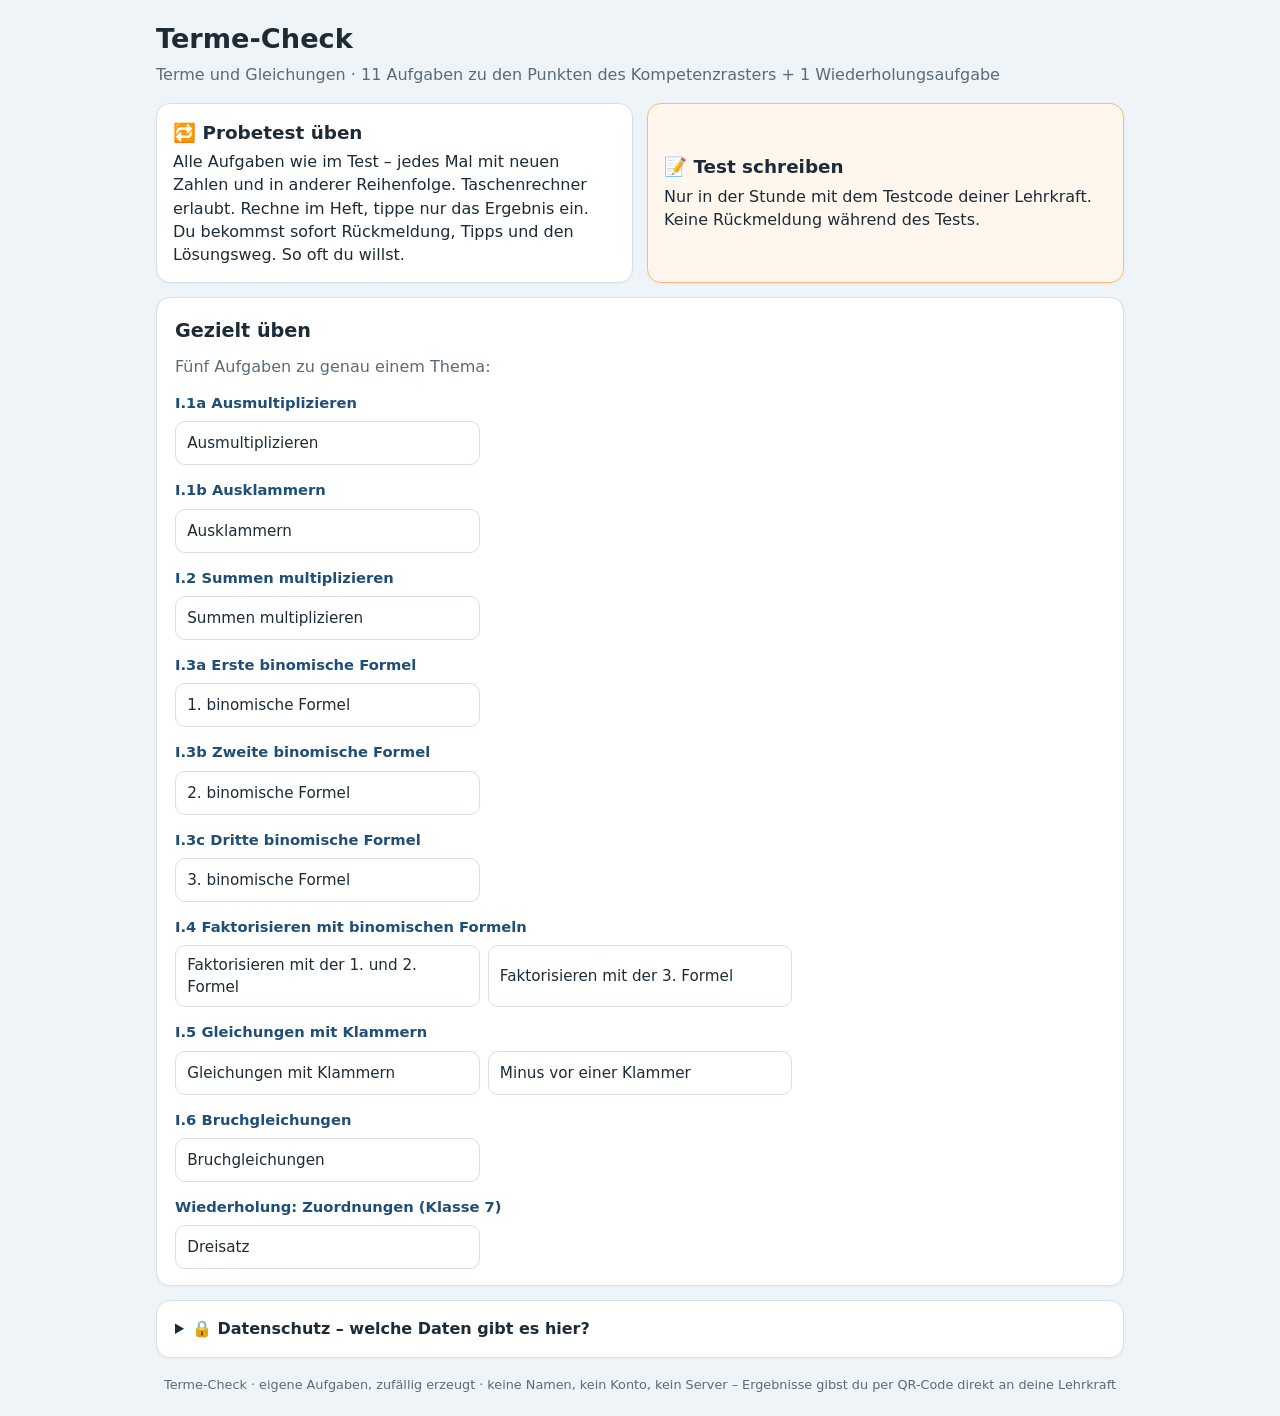
<file: index.html>
<!doctype html>
<html lang="de">
<head>
<meta charset="utf-8">
<meta name="viewport" content="width=device-width, initial-scale=1">
<title>Terme-Check</title>
<link rel="stylesheet" href="style.css?v=20261107a">
</head>
<body>
<main>

<!-- ============ START ============ -->
<section id="vHome">
  <h1>Terme-Check</h1>
  <p class="muted" style="margin-top:0">Terme und Gleichungen · 11 Aufgaben zu den Punkten des Kompetenzrasters + 1 Wiederholungsaufgabe</p>
  <div id="resumeBox"></div>
  <div id="openBox"></div>
  <div class="card" id="nrCard"></div>
  <div class="modes">
    <button class="card mode" id="goPractice"><b>🔁 Probetest üben</b>
      Alle Aufgaben wie im Test – jedes Mal mit neuen Zahlen und in anderer Reihenfolge. Taschenrechner erlaubt. Rechne im Heft, tippe nur das Ergebnis ein. Du bekommst sofort Rückmeldung, Tipps und den Lösungsweg. So oft du willst.</button>
    <button class="card mode test" id="goTest"><b>📝 Test schreiben</b>
      Nur in der Stunde mit dem Testcode deiner Lehrkraft. Keine Rückmeldung während des Tests.</button>
  </div>
  <div class="card">
    <h2>Gezielt üben</h2>
    <p class="muted" style="margin:.2rem 0">Fünf Aufgaben zu genau einem Thema:</p>
    <div class="topics" id="topics"></div>
  </div>
  <details class="card" id="dsBox">
    <summary><b>🔒 Datenschutz – welche Daten gibt es hier?</b></summary>
    <ul class="tight">
      <li><b>Kein Name, kein Konto, kein Server.</b> Zum Üben brauchst du gar nichts, nur für den Test deine Terme-Check-Nummer. Welche Nummer zu wem gehört, weiß nur deine Lehrkraft.</li>
      <li><b>Auf deinem Gerät</b> (im Browser) werden gespeichert: wie oft du geübt hast (Runden, Aufgaben, richtige Antworten, Übungstage, Übungszeit) und im Test deine Antworten.</li>
      <li><b>Zu deiner Lehrkraft</b> kommen diese Daten nur, wenn du ihr den QR-Code zeigst und sie ihn scannt – direkt von Gerät zu Gerät, ohne Internet.</li>
      <li><b>Wofür:</b> Bewertung des Tests und ein Überblick, wie viel du geübt hast (z. B. für Elterngespräche).</li>
      <li><b>Löschen:</b> Nach dem Test kannst du alles mit einem Knopf löschen. Testdaten löschen sich nach 14 Tagen von selbst, Übungsdaten nach 90 Tagen ohne Übung. Deine Lehrkraft löscht ihre Daten, sobald sie sie in ihre Notenverwaltung übertragen hat.</li>
      <li>Die Seite liegt bei GitHub. Beim Aufrufen speichert GitHub wie jede Webseite deine IP-Adresse, aber keine Antworten oder Ergebnisse.</li>
    </ul>
    <div class="btns"><button class="danger" id="wipeAll">Alle Terme-Check-Daten von diesem Gerät löschen</button></div>
  </details>
</section>

<!-- ============ ÜBUNGSNACHWEIS ============ -->
<section id="vProof" class="hidden">
  <div class="card result" id="proofCard"></div>
</section>

<!-- ============ ÜBUNG ============ -->
<section id="vPractice" class="hidden">
  <div class="bar"><span class="chip" id="pProgress"></span><span class="chip" id="pScore"></span><span class="spacer"></span><button id="pHome">← Startseite</button></div>
  <div class="card" id="pCard"></div>
</section>

<!-- ============ TEST-ANMELDUNG ============ -->
<section id="vLogin" class="hidden">
  <div class="card">
    <h2>📝 Test schreiben</h2>
    <p>Melde dich mit deiner <b>Terme-Check-Nummer</b> an – <b>nicht</b> mit deinem Namen. Den <b>Testcode</b> zeigt dir deine Lehrkraft.</p>
    <label for="inNr">Deine Terme-Check-Nummer (3 Ziffern)</label>
    <input id="inNr" class="field" inputmode="numeric" autocomplete="off" autocapitalize="off" autocorrect="off" spellcheck="false" maxlength="3" placeholder="z. B. 417">
    <label for="inCode">Testcode</label>
    <input id="inCode" class="field" inputmode="numeric" autocomplete="off" autocapitalize="off" autocorrect="off" spellcheck="false" maxlength="5" placeholder="5 Ziffern">
    <div id="loginErr" class="err"></div>
    <div class="btns"><button class="testbtn" id="loginGo">Weiter</button><button id="loginBack">← Startseite</button></div>
    <div id="loginConfirm"></div>
  </div>
</section>

<!-- ============ TEST ============ -->
<section id="vTest" class="hidden">
  <div class="bar"><span class="chip test" id="tWho"></span><span class="chip" id="tCount"></span><span class="spacer"></span><button class="testbtn" id="tSubmit">Abgeben</button></div>
  <div class="notr">🧮 Im Test ist der <b>Taschenrechner erlaubt</b>.</div>
  <div id="tWarn"></div>
  <div class="nav" id="tNav"></div>
  <div class="card" id="tCard"></div>
  <div class="card hidden" id="tConfirm"></div>
</section>

<!-- ============ ABGEGEBEN ============ -->
<section id="vDone" class="hidden">
  <div class="card result" id="doneCard"></div>
</section>

<footer>Terme-Check · eigene Aufgaben, zufällig erzeugt · keine Namen, kein Konto, kein Server – Ergebnisse gibst du per QR-Code direkt an deine Lehrkraft</footer>
<div id="printArea"></div>
</main>

<script src="lib/qrcode.js"></script>
<script src="aufgaben.js?v=20261119b"></script>
<script>
"use strict";
const VIEWS = ['vHome', 'vPractice', 'vLogin', 'vTest', 'vDone', 'vProof'];
function show(v) {
  if (v !== 'vPractice') $('pCard').innerHTML = '';   // keine unsichtbaren Eingabefelder zurücklassen
  if (v !== 'vTest') $('tCard').innerHTML = '';
  VIEWS.forEach(x => $(x).classList.toggle('hidden', x !== v)); window.scrollTo(0, 0); if (typeof keepAwake === 'function') keepAwake(v === 'vTest' || v === 'vDone'); }
const store = {
  get(k) { try { return JSON.parse(localStorage.getItem(k)); } catch (e) { return null; } },
  set(k, v) { try { localStorage.setItem(k, JSON.stringify(v)); } catch (e) {} }
};
const ACTIVE = 'termecheck.aktiv', NRKEY = 'termecheck.nummer', PKEY = 'termecheck.uebung';
const DAY = 86400000;

/* ---------- Übungsstatistik ---------- */
function getPractice() {
  let p = store.get(PKEY);
  if (!p) p = { dev: Math.random().toString(36).slice(2, 8), rounds: 0, drills: 0, tasks: 0, correct: 0, days: [], minutes: 0, last: '' };
  return p;
}
/* Gezählt wird nur echtes Üben: eine Aufgabe ab 5 s Bearbeitungszeit, ein Übungstag ab 3 solchen Aufgaben,
   eine Runde/Themen-Übung nur, wenn mindestens 80 % ihrer Aufgaben echt bearbeitet wurden. Bloßes Öffnen zählt nie. */
const MIN_SECS = 5, DAY_MIN_TASKS = 3, ROUND_SHARE = 0.8;
function notePractice(fn) { const p = getPractice(); fn(p); store.set(PKEY, p); }
function noteTask(correctFirst, secs) {
  notePractice(p => {
    p.tasks++; if (correctFirst) p.correct++; p.minutes += Math.min(5, secs / 60);   // höchstens 5 min pro Aufgabe anrechnen
    const d = today(); p.dayTasks = p.dayTasks || {}; p.dayTasks[d] = (p.dayTasks[d] || 0) + 1;
    if (p.dayTasks[d] >= DAY_MIN_TASKS && !p.days.includes(d)) p.days.push(d);
    p.last = d;
  });
}

/* ---------- Automatisches Aufräumen: Tests nach 14 Tagen, Übung nach 90 Tagen ohne Aktivität ---------- */
function cleanup() {
  try {
    for (let i = localStorage.length - 1; i >= 0; i--) {
      const k = localStorage.key(i);
      if (k && k.startsWith('termecheck.test.')) { const st = store.get(k); if (!st || Date.now() - st.start > 14 * DAY) localStorage.removeItem(k); }
    }
    const act = store.get(ACTIVE); if (act && !store.get(tkey(act.code, act.nr))) localStorage.removeItem(ACTIVE);
    const p = store.get(PKEY); if (p && p.last && Date.now() - new Date(p.last).getTime() > 90 * DAY) localStorage.removeItem(PKEY);
  } catch (e) {}
}
function wipeAll() {
  try { for (let i = localStorage.length - 1; i >= 0; i--) { const k = localStorage.key(i); if (k && k.startsWith('termecheck.')) localStorage.removeItem(k); } } catch (e) {}
  T = null;
}
const tkey = (code, nr) => `termecheck.test.${code}.${nr}`;

/* ---------- gemeinsame Eingabe-Bausteine ---------- */
function inputHtml(t, a = {}) {
  const v = x => (x == null ? '' : String(x).replace(/"/g, '&quot;'));
  if (t.type === 'num') return `<div class="answer">${t.pre ? `<span>${t.pre}</span>` : ''}<input id="a1" inputmode="decimal" autocomplete="off" autocapitalize="off" autocorrect="off" spellcheck="false" aria-label="Antwort" value="${v(a.a1)}">${t.post ? `<span>${t.post}</span>` : ''}</div>`;
  if (t.type === 'term') {
    const keys = [...(t.vars || ['x']), '²', '(', ')', '+', '−', '·'];
    return `<div class="answer term"><input id="a1" class="termin" inputmode="text" autocomplete="off" autocapitalize="off" autocorrect="off" spellcheck="false" aria-label="Dein Term" placeholder="Term eintippen" value="${v(a.a1)}"></div>
      <div class="keys">${keys.map(k => `<button type="button" class="key" data-ins="${k}">${k}</button>`).join('')}<button type="button" class="key del" data-ins="⌫" aria-label="Löschen">⌫</button></div>
      <div class="tprev" ></div>`;
  }
  if (t.type === 'mc') return `<div class="mc">${t.options.map((o, k) => `<button class="opt ${a.k === k ? 'sel' : ''}" data-k="${k}">${o}</button>`).join('')}</div>`;
}
function taskHtml(t, head, a, extra = '') {
  const rev = SLOTS[t.slot] && SLOTS[t.slot].review;
  return `${rev ? `<div class="revbadge">🔁 Wiederholung aus einem früheren Thema</div>` : ''}<div class="task ${t.sketch ? '' : 'nosketch'}">
    ${t.sketch ? `<div class="sketch">${t.sketch}</div>` : ''}
    <div>
      <div class="qtitle">${head}</div>
      ${t.tr ? '<span class="trbadge ja">🧮 Zusatzaufgabe – hier ist der Taschenrechner erlaubt (kommt so nicht im Test)</span>' : ''}
      <div class="q">${t.q}</div>
      <div id="infoBox" class="infobox hidden"></div>
      ${inputHtml(t, a || {})}
      ${extra}
    </div>
  </div>`;
}
function wireBegriffe(root) {
  root.querySelectorAll('.begriff').forEach(b => b.onclick = () => {
    const box = $('infoBox'), same = !box.classList.contains('hidden') && box.dataset.b === b.dataset.b;
    box.innerHTML = BEGRIFFE[b.dataset.b] || ''; box.dataset.b = b.dataset.b;
    box.classList.toggle('hidden', same);
  });
}
/* Term-Eingabe: Tasten fügen an der Schreibmarke ein (ohne dass die Tastatur zugeht), darunter die Vorschau */
function wireTerm(root, onChange) {
  const inp = root.querySelector('.termin'), pv = root.querySelector('.tprev');
  if (!inp) return;
  const prev = () => {
    const r = termParse(inp.value);
    pv.innerHTML = r.empty ? '<small class="muted"><b>Tippe nur das Ergebnis ein</b> – den Rechenweg schreibst du ins Heft. Zahlen über die Tastatur, x, ² und Klammern auch über die Tasten (statt ² geht auch x2).</small>'
      : r.error ? '<small class="err">⚠ Das kann ich noch nicht lesen – fehlt eine Klammer oder ein Rechenzeichen?</small>'
      : `<small class="muted">${inp.value.includes('=') ? 'Ich werte nur das Ergebnis nach dem letzten =:' : 'So lese ich deine Eingabe:'}</small> <span class="prevterm">${termHtml(inp.value)}</span>`;
  };
  root.querySelectorAll('.key').forEach(b => {
    b.addEventListener('pointerdown', e => e.preventDefault());   // Fokus im Eingabefeld behalten
    b.addEventListener('click', () => {
      if (inp.disabled) return;
      const k = b.dataset.ins, s0 = inp.selectionStart ?? inp.value.length, s1 = inp.selectionEnd ?? s0;
      if (k === '⌫') { const from = s0 === s1 ? Math.max(0, s0 - 1) : s0; inp.value = inp.value.slice(0, from) + inp.value.slice(s1); inp.setSelectionRange(from, from); }
      else { inp.value = inp.value.slice(0, s0) + k + inp.value.slice(s1); inp.setSelectionRange(s0 + k.length, s0 + k.length); }
      inp.focus({ preventScroll: true }); inp.dispatchEvent(new Event('input'));
    });
  });
  inp.addEventListener('input', () => { prev(); if (onChange) onChange(); });
  prev();
}
/* Eingaben IMMER aus der jeweiligen Karte lesen: Übung (pCard) und Test (tCard) erzeugen Felder mit denselben ids.
   Früher las der Test per $('a1') das unsichtbare Feld einer zuvor geöffneten Übungsaufgabe (Fehler 23.10.2026 im Wurzel-Check). */
const inField = (root, id) => root.querySelector('#' + id);
const readInputs = root => ({ a1: inField(root, 'a1') ? inField(root, 'a1').value : '', a2: inField(root, 'a2') ? inField(root, 'a2').value : '' });

/* ================= STARTSEITE ================= */
function renderHome() {
  let lastArea = '';
  $('topics').innerHTML = SLOTS.map((s, i) => { const h = s.area !== lastArea ? `<div class="tarea">${s.area}</div>` : ''; lastArea = s.area; return `${h}<button data-i="${i}">${s.name}</button>`; }).join('');
  $('topics').querySelectorAll('button').forEach(b => b.onclick = () => startPractice(+b.dataset.i));
  const act = store.get(ACTIVE), st = act && store.get(tkey(act.code, act.nr));
  $('resumeBox').innerHTML = st && !st.submitted
    ? `<div class="card mode test"><b>📝 Dein Test läuft noch</b>Nr. ${st.nr} · Testcode ${st.code}<div class="btns"><button class="testbtn" id="resumeGo">Test fortsetzen</button></div></div>`
    : st && st.submitted ? `<div class="card"><b>✅ Test abgegeben</b> (Nr. ${st.nr}) <button id="resumeGo" style="margin-left:8px">Ergebnis-Code noch einmal zeigen</button></div>` : '';
  if ($('resumeGo')) $('resumeGo').onclick = () => openTest(st.code, st.nr);
  renderNrCard();
  $('openBox').innerHTML = openTopicsHtml(); wireOpenTopics($('openBox'));
  show('vHome');
}
/* Startseite: keine Nummern-Abfrage mehr (zum Üben unnötig). Nur der eigene Übungsstand –
   und der Übungsnachweis für ein zweites Gerät, der erst dann nach der Nummer fragt. */
function renderNrCard() {
  const p = store.get(PKEY);
  if (!p || !p.tasks) { $('nrCard').classList.add('hidden'); return; }
  $('nrCard').classList.remove('hidden');
  $('nrCard').innerHTML = `<div class="row"><div style="flex:1;min-width:220px">Dein Übungsstand: <b>${p.rounds}</b> ${p.rounds === 1 ? 'Runde' : 'Runden'} · <b>${p.drills}</b> Themen-Übungen · ${p.tasks} Aufgaben an ${p.days.length} ${p.days.length === 1 ? 'Tag' : 'Tagen'}<br>
      <small class="muted">Zählt automatisch und steckt später in deinem Test-Ergebnis.</small></div>
    <button id="proofGo">📋 Übungsnachweis</button></div>
    <p class="muted" style="margin:.4rem 0 0"><small>Den Übungsnachweis brauchst du nur, wenn du <b>hier</b> übst, den Test aber auf einem <b>anderen Gerät</b> schreibst.</small></p>`;
  $('proofGo').onclick = () => store.get(NRKEY) ? showProof() : askNrForProof();
}
function askNrForProof() {
  $('proofCard').innerHTML = `<h2>📋 Übungsnachweis</h2>
    <label for="inMyNr">Deine Terme-Check-Nummer (3 Ziffern, von deinem Kärtchen)</label>
    <div class="row"><input id="inMyNr" class="field" inputmode="numeric" maxlength="3" autocomplete="off" autocapitalize="off" autocorrect="off" spellcheck="false" placeholder="z. B. 417"><button class="primary" id="nrSave">Weiter</button></div>
    <div id="nrErr" class="err"></div>
    <div class="btns" style="justify-content:center"><button id="proofBack">← Startseite</button></div>`;
  $('nrSave').onclick = () => {
    const v = $('inMyNr').value.trim();
    if (!validNr(v)) { $('nrErr').textContent = 'Diese Nummer gibt es nicht. Schau noch einmal auf dein Kärtchen.'; return; }
    store.set(NRKEY, +v); showProof();
  };
  $('inMyNr').addEventListener('keydown', e => { if (e.key === 'Enter') $('nrSave').click(); });
  $('proofBack').onclick = renderHome;
  show('vProof');
}
function qrSvg(text) { const q = qrcode(0, 'M'); q.addData(text); q.make(); return q.createSvgTag({ cellSize: 4, margin: 2, scalable: true }); }
function showProof() {
  const nr = store.get(NRKEY), p = getPractice();
  $('proofCard').innerHTML = `<h2>📋 Übungsnachweis · Nr. ${nr}</h2>
    <p>${p.rounds} ${p.rounds === 1 ? 'Runde' : 'Runden'} · ${p.drills} Themen-Übungen · ${p.tasks} Aufgaben, davon ${p.correct} beim 1. Versuch richtig · an ${p.days.length} ${p.days.length === 1 ? 'Tag' : 'Tagen'} · ca. ${Math.round(p.minutes)} min</p>
    <p><b>Zeige diesen QR-Code deiner Lehrkraft.</b> Das brauchst du nur, wenn du auf einem <b>anderen Gerät</b> geübt hast als dem, auf dem du den Test schreibst – sonst steckt dein Übungsnachweis schon im Test-Code.</p>
    <div class="qrbox">${qrSvg(makePracticePayload(nr, p))}</div>
    <div class="btns" style="justify-content:center"><button id="proofBack">← Startseite</button><button id="proofNr">Andere Nummer</button></div>`;
  $('proofBack').onclick = renderHome;
  $('proofNr').onclick = () => { try { localStorage.removeItem(NRKEY); } catch (e) {} askNrForProof(); };
  show('vProof');
}
$('wipeAll').onclick = () => { if (confirm('Wirklich alle Terme-Check-Daten (Nummer, Übungsstatistik, Tests) von diesem Gerät löschen?')) { wipeAll(); renderHome(); } };
$('goPractice').onclick = () => startPractice(null);
$('goTest').onclick = () => { $('loginErr').textContent = ''; $('loginConfirm').innerHTML = ''; const n = store.get(NRKEY); $('inNr').value = n || ''; show('vLogin'); (n ? $('inCode') : $('inNr')).focus(); };
$('pHome').onclick = renderHome;
$('loginBack').onclick = renderHome;

/* ================= ÜBUNG ================= */
let P = null;
function startPractice(slot) {
  P = { slot, tasks: practiceTasks(slot), i: 0, first: [], fg: [], tries: 0, done: false, a: {}, t0: Date.now(), counted: 0 };
  show('vPractice'); renderPractice();
}
function renderPractice() {
  const t = P.tasks[P.i];
  $('pProgress').textContent = `Aufgabe ${P.i + 1} von ${P.tasks.length}`;
  $('pScore').textContent = `✓ beim 1. Versuch: ${P.first.filter(x => x === 2).length}`;
  P.tries = 0; P.done = false; P.a = {}; P.t0 = Date.now();
  const head = P.slot === null ? testKopf(SLOTS[t.slot]) : `${SLOTS[t.slot].area} · ${SLOTS[t.slot].name}`;   // Probetest neutral wie der Test
  const tausch = '';   // Tausch-Knopf entfernt (Malte 3.11.2026: Bruchgleichungen sind besprochen)
  $('pCard').innerHTML = taskHtml(t, head, {},
    `${tausch ? '<p class="muted" style="margin:.2rem 0 0"><small>Bruchgleichungen kannst du im Probetest gegen eine andere Aufgabe tauschen.</small></p>' : ''}${t.type === 'mc' ? '<p class="muted" style="margin:.2rem 0 0"><small>Tippe deine Antwort an und bestätige dann mit „Prüfen“.</small></p>' : ''}<div class="btns"><button class="primary" id="pCheck">Prüfen ✓</button><button id="pHint">💡 Tipp</button>${tausch}</div><div id="fb"></div>`);
  $('pCard').classList.toggle('review', !!SLOTS[t.slot].review);
  wireBegriffe($('pCard'));
  wireTerm($('pCard'), () => { if ($('fb').querySelector('.warn')) $('fb').innerHTML = ''; });
  if (t.type === 'mc') {
    // Antippen markiert nur (versehentliches Antippen wird nicht gewertet); bewertet wird erst mit „Prüfen“
    $('pCard').querySelectorAll('.opt').forEach(b => b.onclick = () => {
      if (P.done) return;
      P.a = { k: +b.dataset.k };
      $('pCard').querySelectorAll('.opt').forEach(x => x.classList.toggle('sel', x === b));
      if ($('fb').querySelector('.warn')) $('fb').innerHTML = '';
    });
    $('pCheck').onclick = () => practiceCheck();
  }
  else {
    $('pCheck').onclick = () => { P.a = readInputs($('pCard')); practiceCheck(); };
    $('pCard').querySelectorAll('input').forEach(inp => inp.addEventListener('keydown', e => {
      if (e.key !== 'Enter') return;
      const a2 = inField($('pCard'), 'a2');
      if (inp.id === 'a1' && a2 && a2.value.trim() === '') { e.preventDefault(); a2.focus(); return; }   // erst ins zweite Feld
      P.a = readInputs($('pCard')); practiceCheck();
    }));
    setTimeout(() => { const a1 = inField($('pCard'), 'a1'); if (a1) a1.focus({ preventScroll: true }); }, 50);
  }
  $('pHint').onclick = () => { if (!P.done) { $('fb').innerHTML = `<div class="fb hint">💡 ${t.hint}${t.grafik || ''}</div>`; zeichneBoegen($('fb')); } };
}
function practiceCheck() {
  if (P.done) return;
  const t = P.tasks[P.i], g = grade(t, P.a);
  const solHtml = `<ol class="sol">${t.sol.map(s => `<li>${s}</li>`).join('')}</ol>`;
  const next = `<div class="btns"><button class="primary" id="pNext">${P.i + 1 < P.tasks.length ? 'Nächste Aufgabe →' : 'Auswertung →'}</button></div>`;
  if (t.type === 'term' && termParse(P.a.a1 || '').error) { $('fb').innerHTML = '<div class="fb warn">Das kann ich noch nicht lesen. Schau auf die Vorschau unter dem Feld: Fehlt eine Klammer oder ein Rechenzeichen?</div>'; return; }
  if (g === -1) { $('fb').innerHTML = `<div class="fb warn">${t.type === 'mc' ? 'Bitte tippe zuerst eine Antwort an.' : 'Bitte trage zuerst eine Antwort ein.'}</div>`; return; }
  if (P.fg[P.i] === undefined) P.fg[P.i] = g;   // erste Abgabe zählt für die Note – wie im Test
  if (g === 1) { $('fb').innerHTML = `<div class="fb hint">Fast! ${HALF_TIP[t.form] || ''} Verbessere noch.</div>`; return; }
  if (g === 2) {
    if (P.tries === 0) P.first[P.i] = 2;
    $('pScore').textContent = `✓ beim 1. Versuch: ${P.first.filter(x => x === 2).length}`;
    if (t.type === 'mc') $('pCard').querySelectorAll('.opt').forEach(b => b.classList.toggle('sel', +b.dataset.k === P.a.k));
    $('fb').innerHTML = `<div class="fb ok">✅ Richtig!${solHtml}</div>${next}`;
  } else if (P.tries === 0) {
    P.tries = 1; P.first[P.i] = 0;
    if (t.type === 'mc') { $('pCard').querySelectorAll('.opt').forEach(b => { if (+b.dataset.k === P.a.k) b.disabled = true; b.classList.remove('sel'); }); P.a = {}; }
    $('fb').innerHTML = `<div class="fb bad">Leider falsch. Schau dir den Tipp an und versuche es noch einmal.</div><div class="fb hint">💡 ${t.hint}${t.grafik || ''}</div>`;
    zeichneBoegen($('fb'));
    return;
  } else {
    $('fb').innerHTML = `<div class="fb bad">Leider wieder falsch. Richtig ist: <b>${correctText(t)}</b>${solHtml}</div>${next}`;
  }
  P.done = true;
  const secs = (Date.now() - P.t0) / 1000;
  if (secs >= MIN_SECS) { noteTask(P.first[P.i] === 2, secs); P.counted++; }   // Durchklicken zählt nicht
  $('pCard').querySelectorAll('input,.opt,.key,#pCheck,#pHint,#pSwap').forEach(x => x.disabled = true);
  $('pNext').onclick = () => { P.i++; P.i < P.tasks.length ? renderPractice() : practiceSummary(); };
  $('pNext').focus();
}
/* Offene Themen aus dem letzten Probetest: bleiben gespeichert, bis alle geübt sind oder ein neuer Probetest kommt */
const OKEY = 'termecheck.offen';
/* Was im letzten Durchlauf (Probetest oder Test) nicht geklappt hat – bleibt auf der Startseite stehen */
function setOpenTopics(tasks, grades, source, key = '') {
  const slots = [...new Set(tasks.map((t, i) => grades[i] !== 2 ? t.slot : null).filter(x => x !== null))].sort((a, b) => a - b);
  store.set(OKEY, { slots, done: [], source, key, date: today() });
}
function openTopicsHtml(cur = null) {
  const o = store.get(OKEY);
  if (!o || !o.slots) return '';
  const was = o.source === 'test' ? 'Test' : 'Probetest';
  const wann = o.date ? (o.date === today() ? 'heute' : `am ${o.date.slice(8, 10)}.${o.date.slice(5, 7)}.`) : '';
  if (!o.slots.length) return `<div class="card opentopics"><h2 style="margin:0">🎉 In deinem letzten ${was} ${wann} hat alles geklappt!</h2></div>`;
  const left = o.slots.filter(sl => !o.done.includes(sl));
  return `<div class="card opentopics">
    <h2 style="margin-top:0">${left.length ? `Das hat in deinem letzten ${was} ${wann} nicht geklappt <span class="muted" style="font-weight:400">(${o.done.length} von ${o.slots.length} geübt)</span>` : `✅ Alles aus deinem letzten ${was} nachgeübt!`}</h2>
    ${left.length ? '<p class="muted" style="margin-top:0">Tippe ein Thema an – fünf Aufgaben dazu. Danach kommst du hierher zurück.</p>' : '<p style="margin-top:0">Stark! Jetzt am besten noch einmal einen ganzen Probetest machen.</p>'}
    <div class="topics">${o.slots.map(sl => `<button data-i="${sl}" class="${o.done.includes(sl) ? 'donetopic' : ''} ${sl === cur ? 'curtopic' : ''}">${o.done.includes(sl) ? '✓ ' : ''}${SLOTS[sl].name}<br><small class="muted">${SLOTS[sl].area}</small></button>`).join('')}</div>
  </div>`;
}
function wireOpenTopics(root) { root.querySelectorAll('.opentopics .topics button').forEach(b => b.onclick = () => startPractice(+b.dataset.i)); }

function practiceSummary() {
  $('pCard').classList.remove('review');
  if (P.counted >= ROUND_SHARE * P.tasks.length) notePractice(p => { if (P.slot === null) p.rounds++; else p.drills++; });
  const n = P.first.filter(x => x === 2).length, N = P.tasks.length;
  const pts = P.fg.reduce((s, g) => s + points(g), 0), full = P.slot === null;
  $('pProgress').textContent = 'Auswertung'; $('pScore').textContent = full ? `${fmtPts(pts)} von ${N} Punkten` : `${n} von ${N}`;
  if (full) {
    // neue Liste offener Themen (✗ und ½), in der Reihenfolge des Kompetenzrasters
    setOpenTopics(P.tasks, P.fg, 'probe');
    const open = store.get(OKEY).slots;
    $('pCard').innerHTML = `<div class="result">
      <div class="score">${fmtPts(pts)} / ${N} Punkte</div>
      <div class="note">Das wäre die Note <b>${fmtNote(noteFor(pts))}</b></div>
      <p class="muted"><small>Gewertet wird wie im Test: jeweils dein erster Versuch, ½ Punkt, wenn der Term gleichwertig, aber noch nicht fertig umgeformt ist.</small></p>
      <p>${!open.length ? 'Alles beim ersten Versuch richtig – stark! 🎉' : n >= N * 0.75 ? 'Schon richtig gut! Übe die offenen Themen unten noch einmal gezielt.' : 'Übe die offenen Themen unten gezielt – dann gleich noch eine Runde!'}</p>
      </div>
      ${openTopicsHtml()}
      <h2>Dein Stand im Kompetenzraster</h2>
      <p class="muted" style="margin-top:0">✗ und ½ zeigen dir, welche Zeilen im Kompetenzraster du noch üben solltest – dort stehen auch die passenden Buchaufgaben.</p>
      ${rasterReport(P.tasks, P.fg, true)}
      <div class="btns" style="margin-top:14px"><button class="primary" id="pAgain">🔁 Neue Runde mit neuen Zahlen</button><button id="pBack">← Startseite</button></div>`;
    $('pCard').querySelectorAll('.rreport button').forEach(b => b.onclick = () => startPractice(+b.dataset.i));
  } else {
    // Themen-Übung fertig: in der Liste abhaken und dorthin zurückführen
    const o = store.get(OKEY);
    if (o && o.slots.includes(P.slot) && !o.done.includes(P.slot)) { o.done.push(P.slot); store.set(OKEY, o); }
    $('pCard').innerHTML = `<div class="result">
      <div class="qtitle">${SLOTS[P.slot].area} · ${SLOTS[P.slot].name}</div>
      <div class="score">${n} / ${N}</div>
      <p>${n === N ? 'Alles beim ersten Versuch richtig – stark! 🎉' : n >= N - 1 ? 'Gut gemacht!' : 'Noch nicht ganz sicher – übe dieses Thema ruhig noch einmal.'}</p>
      </div>
      ${openTopicsHtml(P.slot)}
      <div class="btns" style="margin-top:14px"><button class="primary" id="pRepeat">🔁 Dieses Thema noch einmal</button><button id="pAgain">Neuer Probetest</button><button id="pBack">← Startseite</button></div>`;
    $('pRepeat').onclick = () => startPractice(P.slot);
  }
  wireOpenTopics($('pCard'));
  $('pAgain').onclick = () => startPractice(null);
  $('pBack').onclick = renderHome;
}

/* ================= TEST ================= */
let T = null;   // { code, nr, tasks, st }
$('loginGo').onclick = () => {
  const nrTxt = $('inNr').value.trim(), nr = parseInt(nrTxt, 10), code = $('inCode').value.trim();
  $('loginConfirm').innerHTML = '';
  if (!validNr(nrTxt)) { $('loginErr').textContent = 'Diese Terme-Check-Nummer gibt es nicht. Schau noch einmal auf deinen Zettel.'; return; }
  if (!validCode(code)) { $('loginErr').textContent = 'Dieser Testcode stimmt nicht. Schau noch einmal genau hin.'; return; }
  $('loginErr').textContent = '';
  $('loginConfirm').innerHTML = `<div class="fb warn" style="margin-top:14px">Deine Terme-Check-Nummer ist <b>${nr}</b>. Stimmt das?
    <div class="btns"><button class="testbtn" id="lcYes">Ja, Test starten</button><button id="lcNo">Nein, ändern</button></div></div>`;
  $('lcYes').onclick = () => { if (!store.get(NRKEY)) store.set(NRKEY, nr); openTest(code, nr); };
  $('lcNo').onclick = () => { $('loginConfirm').innerHTML = ''; $('inNr').focus(); };
};
['inNr', 'inCode'].forEach(id => $(id).addEventListener('keydown', e => { if (e.key === 'Enter') $('loginGo').click(); }));

function openTest(code, nr) {
  let st = store.get(tkey(code, nr));
  if (!st) st = { code, nr, answers: Array(SLOTS.length).fill(null), tabs: 0, start: Date.now(), submitted: false, cur: 0 };
  store.set(tkey(code, nr), st); store.set(ACTIVE, { code, nr });
  T = { code, nr, tasks: testTasks(code, nr), st };
  if (st.submitted) return renderDone();
  show('vTest'); renderTest();
}
const saveT = () => store.set(tkey(T.code, T.nr), T.st);
function answered(a) { return a && (a.k != null || String(a.a1 || '').trim() !== '' || String(a.a2 || '').trim() !== ''); }
function captureCurrent() {
  if (!T || T.st.submitted) return;
  const t = T.tasks[T.st.cur];
  if (t.type !== 'mc' && inField($('tCard'), 'a1')) { T.st.answers[T.st.cur] = readInputs($('tCard')); saveT(); }
}
function renderTest() {
  const st = T.st, t = T.tasks[st.cur];
  $('tWho').textContent = `Test · Nr. ${T.nr}`;
  $('tCount').textContent = `${st.answers.filter(answered).length} von ${SLOTS.length} beantwortet`;
  $('tNav').innerHTML = T.tasks.map((x, i) => `<button class="${answered(st.answers[i]) ? 'done' : ''} ${i === st.cur ? 'cur' : ''} ${SLOTS[x.slot].review ? 'rev' : ''}" data-i="${i}" aria-label="Aufgabe ${i + 1}">${SLOTS[x.slot].review ? '🔁' : i + 1}</button>`).join('');
  $('tNav').querySelectorAll('button').forEach(b => b.onclick = () => { captureCurrent(); st.cur = +b.dataset.i; saveT(); renderTest(); });
  $('tCard').innerHTML = taskHtml(t, `Aufgabe ${st.cur + 1} · ${testArea(SLOTS[t.slot])}`, st.answers[st.cur],
    `<div class="btns">${st.cur > 0 ? '<button id="tPrev">← Zurück</button>' : ''}${st.cur + 1 < SLOTS.length ? '<button class="primary" id="tNext">Weiter →</button>' : '<button class="testbtn" id="tEnd">Fertig → Abgeben</button>'}</div>
     <p class="muted" style="margin-top:10px"><small>Deine Antworten werden automatisch gespeichert. Du kannst jederzeit zu einer Aufgabe zurückspringen.</small></p>`);
  $('tCard').classList.remove('hidden'); $('tConfirm').classList.add('hidden');
  $('tCard').classList.toggle('review', !!SLOTS[t.slot].review);
  // Im Test keine Hilfen: Fachbegriffe sind hier normaler Text (die Erklärung mit Beispielen gibt es nur in der Übung)
  $('tCard').querySelectorAll('.begriff').forEach(b => { b.replaceWith(document.createTextNode(b.textContent)); });
  if ($('infoBox')) $('infoBox').remove();
  if (t.type === 'mc') $('tCard').querySelectorAll('.opt').forEach(b => b.onclick = () => {
    st.answers[st.cur] = { k: +b.dataset.k }; saveT();
    $('tCard').querySelectorAll('.opt').forEach(x => x.classList.toggle('sel', x === b));
    $('tCount').textContent = `${st.answers.filter(answered).length} von ${SLOTS.length} beantwortet`;
    $('tNav').children[st.cur].classList.add('done');
  });
  else if (t.type === 'term') {
    wireTerm($('tCard'), () => { captureCurrent(); $('tNav').children[st.cur].classList.toggle('done', answered(st.answers[st.cur])); $('tCount').textContent = `${st.answers.filter(answered).length} von ${SLOTS.length} beantwortet`; });
    inField($('tCard'), 'a1').addEventListener('keydown', e => { if (e.key === 'Enter' && $('tNext')) $('tNext').click(); });
  }
  else $('tCard').querySelectorAll('input').forEach(inp => {
    inp.addEventListener('input', () => { captureCurrent(); $('tNav').children[st.cur].classList.toggle('done', answered(st.answers[st.cur])); $('tCount').textContent = `${st.answers.filter(answered).length} von ${SLOTS.length} beantwortet`; });
    inp.addEventListener('keydown', e => { if (e.key === 'Enter' && $('tNext')) $('tNext').click(); });
  });
  if ($('tPrev')) $('tPrev').onclick = () => { captureCurrent(); st.cur--; saveT(); renderTest(); };
  if ($('tNext')) $('tNext').onclick = () => { captureCurrent(); st.cur++; saveT(); renderTest(); };
  if ($('tEnd')) $('tEnd').onclick = askSubmit;
}
$('tSubmit').onclick = askSubmit;
function askSubmit() {
  captureCurrent();
  const open = T.st.answers.map((a, i) => answered(a) ? null : i + 1).filter(Boolean);
  $('tCard').classList.add('hidden'); $('tConfirm').classList.remove('hidden');
  $('tConfirm').innerHTML = `<h2>Test abgeben?</h2>
    ${open.length ? `<p class="err">Noch nicht beantwortet: Aufgabe ${open.join(', ')}</p>` : '<p>Du hast alle Aufgaben beantwortet.</p>'}
    <p>Nach dem Abgeben kannst du nichts mehr ändern.</p>
    <div class="btns"><button class="testbtn" id="cYes">Ja, endgültig abgeben</button><button id="cNo">Nein, zurück zum Test</button></div>`;
  $('cNo').onclick = renderTest;
  $('cYes').onclick = () => {
    T.st.submitted = true; T.st.end = Date.now(); saveT(); renderDone();
  };
}
document.addEventListener('visibilitychange', () => {
  if (!T || T.st.submitted || $('vTest').classList.contains('hidden')) return;
  if (document.hidden) { captureCurrent(); T.st.tabs++; saveT(); }
  else if (T.st.tabs > 0) $('tWarn').innerHTML = `<div class="warnbanner">⚠️ Du hast den Test verlassen (${T.st.tabs}×). Das wird deiner Lehrkraft angezeigt.</div>`;
});

/* ---------- Übersicht für die Klassenarbeit (nach dem Test) ----------
   Bewusst OHNE Buchseiten/Aufgabennummern: nur Abschnitt + „Ich kann …“-Punkt des Kompetenzrasters.
   Welche Aufgaben dazu gehören, steht allein im Raster – so bleibt die App richtig, wenn das Raster geändert wird. */
function buildOverview(T, grades, pts, when) {
  const note = noteFor(pts), d = new Date(when);
  const datum = d.toLocaleDateString('de-DE', { weekday: 'long', day: '2-digit', month: '2-digit', year: 'numeric' });
  const seen = new Set(), areas = [];
  T.tasks.map((t, i) => [t, grades[i]]).filter(([, g]) => g !== 2).sort((a, b) => a[0].slot - b[0].slot).forEach(([t, g]) => {
    if (seen.has(t.can)) return; seen.add(t.can);
    areas.push({ area: SLOTS[t.slot].area.replace(/^S\.\s*\d+\s*[–-]\s*\d+\s*/, ''), can: t.can, half: g === 1, rev: !!SLOTS[t.slot].review });   // nur das Thema, ohne Buchseiten
  });
  let text, next;
  if (note <= 1.5) {
    text = 'Sehr gut – deine Grundlagen sitzen! Der Test prüft aber nur die Grundlagen. In der Klassenarbeit kommen auch schwierigere Aufgaben.';
    next = 'Rechne zur Vorbereitung die schweren Aufgaben (★★★) aus deinem Kompetenzraster.';
  } else if (note <= 2.5) {
    text = 'Gut – die meisten Grundlagen sitzen. Der Test prüft nur die Grundlagen; in der Klassenarbeit kommen auch schwierigere Aufgaben.';
    next = 'Schau dir zuerst die Punkte unten im Kompetenzraster an. Rechne danach die ★★-Aufgaben aus deinem Kompetenzraster.';
  } else {
    text = 'Bei den Grundlagen bist du noch nicht sicher. Der Test prüft nur die Grundlagen – und auf ihnen baut die Klassenarbeit auf.';
    next = 'Übe zuerst die Punkte unten mit den ★-Aufgaben aus deinem Kompetenzraster und mach danach noch einmal Probetests im Terme-Check.';
  }
  return { nr: T.nr, datum, note, pts, max: SLOTS.length, text, next, areas };
}
function overviewHtml(o) {
  const areaRow = a => `<div class="ovrow ${a.rev ? 'rev' : ''}"><div class="ovarea">${a.rev ? '🔁 ' : ''}${a.area}${a.rev ? ' <span class="muted" style="font-weight:400">(nicht im Kompetenzraster – im Heft wiederholen)</span>' : ''}</div>
    <div>${a.half ? '½' : '✗'} Ich kann ${a.can}${a.half ? ' <span class="muted">(fast – nur noch nicht fertig umgeformt)</span>' : ''}</div></div>`;
  return `<div class="overview" id="overview">
    <div class="ovhead"><div><b>Meine Übersicht zur Klassenarbeit</b><br><span class="muted">Terme und Gleichungen · Terme-Check-Test vom ${o.datum}</span></div><div class="ovnote">Note <b>${fmtNote(o.note)}</b><br><small>${fmtPts(o.pts)} von ${o.max} Punkten · Nr. ${o.nr}</small></div></div>
    <p class="ovtext">${o.text}</p>
    <p class="ovnext">👉 ${o.next}</p>
    ${o.areas.length ? `<h3>Diese Punkte im Kompetenzraster solltest du dir noch einmal anschauen</h3>${o.areas.map(areaRow).join('')}` : '<h3>🎉 Im Test war alles richtig.</h3>'}
  </div>`;
}
/* Nach dem Test: jede falsche bzw. halbe Aufgabe mit Aufgabe, eigener Eingabe und richtiger Lösung (Wunsch der Schüler) */
function mistakesHtml(tasks, grades, answers) {
  const wrong = tasks.map((t, i) => [t, i]).filter(([, i]) => grades[i] !== 2);
  if (!wrong.length) return '';
  return `<div class="mistakes"><h2 style="margin-top:0">Deine Fehler im Detail</h2>
    <p class="muted" style="margin-top:0">Schau dir an, was du eingegeben hast und was richtig gewesen wäre. Tipp: Rechne die Aufgabe danach noch einmal selbst.</p>
    ${wrong.map(([t, i]) => `<div class="mistake ${SLOTS[t.slot].review ? 'rev' : ''}">
      <div class="qtitle">Aufgabe ${i + 1} · ${SLOTS[t.slot].area.replace(/^S\.\s*\d+\s*[–-]\s*\d+\s*/, '')} · ${grades[i] === 1 ? '<span class="g1">½ Punkt</span>' : '<span class="g0">0 Punkte</span>'}</div>
      <div class="mq">${t.q}</div>
      <div class="mrow"><span class="mlab">Deine Eingabe:</span> <span class="mbad">${grades[i] === -1 || !answers[i] ? 'keine Antwort' : answerText(t, answers[i])}</span></div>
      <div class="mrow"><span class="mlab">Richtig wäre:</span> <span class="mgood">${correctText(t)}</span></div>
      ${grades[i] === 1 ? `<div class="muted"><small>Dein Term ist gleichwertig, aber noch nicht fertig: ${HALF_TIP[t.form] || ''}</small></div>` : ''}
      <details class="msol"><summary>Lösungsweg anzeigen</summary><ol class="sol">${t.sol.map(x => `<li>${x}</li>`).join('')}</ol></details>
    </div>`).join('')}</div>`;
}
/* Übersicht als Bild (PNG) zeichnen – ohne Zusatzbibliothek, direkt auf ein Canvas */
function overviewCanvas(o) {
  const W = 1080, PAD = 56, S = 2, c = document.createElement('canvas'), x = c.getContext('2d');
  const font = (w, sz) => `${w} ${sz}px system-ui,-apple-system,"Segoe UI",Roboto,sans-serif`;
  const items = [];
  const add = (txt, sz, w = '400', col = '#1d2b36', gap = 8, indent = 0) => items.push({ txt, sz, w, col, gap, indent });
  add('Meine Übersicht zur Klassenarbeit', 40, '800', '#1f4e79', 4);
  add(`Terme und Gleichungen · Terme-Check-Test vom ${o.datum}`, 24, '400', '#5b6b78', 22);
  add(`Note ${fmtNote(o.note)}`, 56, '800', '#1f6fa8', 2);
  add(`${fmtPts(o.pts)} von ${o.max} Punkten · Nr. ${o.nr}`, 24, '400', '#5b6b78', 24);
  add(o.text, 26, '400', '#1d2b36', 14);
  add('👉 ' + o.next, 26, '700', '#1d2b36', 26);
  if (o.areas.length) {
    add('Diese Punkte im Kompetenzraster solltest du dir noch einmal anschauen:', 28, '700', '#1f4e79', 12);
    o.areas.forEach(a => {
      add(`${a.area}${a.rev ? ' (nicht im Kompetenzraster – im Heft wiederholen)' : ''}`, 22, '700', a.rev ? '#0f766e' : '#1f4e79', 2);
      add(`${a.half ? '½' : '✗'}  Ich kann ${a.can}`, 25, '400', '#1d2b36', 16, 24);
    });
  } else add('Im Test war alles richtig. 🎉', 28, '700', '#2e8b57', 16);
  add('Der Test prüft nur die Grundlagen. Die passenden Aufgaben findest du in deinem Kompetenzraster.', 20, '400', '#5b6b78', 0);
  const lines = [];
  items.forEach(it => {
    x.font = font(it.w, it.sz); const maxW = W - 2 * PAD - it.indent;
    let line = '';
    it.txt.split(' ').forEach(word => { const t = line ? line + ' ' + word : word; if (x.measureText(t).width > maxW && line) { lines.push({ ...it, txt: line, gap: 0 }); line = word; } else line = t; });
    lines.push({ ...it, txt: line });
  });
  const H = PAD * 2 + lines.reduce((h, l) => h + l.sz * 1.3 + l.gap, 0);
  c.width = W * S; c.height = Math.ceil(H) * S; x.scale(S, S);
  x.fillStyle = '#ffffff'; x.fillRect(0, 0, W, H);
  x.fillStyle = '#1f4e79'; x.fillRect(0, 0, W, 10);
  let y = PAD;
  lines.forEach(l => { x.font = font(l.w, l.sz); x.fillStyle = l.col; x.textBaseline = 'top'; x.fillText(l.txt, PAD + l.indent, y); y += l.sz * 1.3 + l.gap; });
  return c;
}
async function saveOverview(o) {
  const c = overviewCanvas(o), name = `terme-check-uebersicht-${today()}.png`;
  const blob = await new Promise(r => c.toBlob(r, 'image/png'));
  try {
    const file = new File([blob], name, { type: 'image/png' });
    if (navigator.canShare && navigator.canShare({ files: [file] })) { await navigator.share({ files: [file], title: 'Meine Übersicht zur Klassenarbeit' }); return; }   // iPad: „Bild sichern“ → Fotos
  } catch (e) { if (e && e.name === 'AbortError') return; }
  const a = document.createElement('a'); a.href = URL.createObjectURL(blob); a.download = name; document.body.appendChild(a); a.click(); a.remove();
}

/* PDF (Malte 6.11.2026, Wunsch der Neuner): Note, Themen zum Üben und alle falschen Eingaben mit Lösungsweg auf einem Blatt.
   Über den Druckdialog – auf dem iPad „In Dateien sichern“, am Laptop „Als PDF sichern“. QR-Code und Knöpfe kommen nicht mit. */
function printOverview(o, tasks, grades, answers) {
  const pa = $('printArea'), alt = document.title;
  pa.innerHTML = `<div class="printOv">${overviewHtml(o).replace('id="overview"', '')}${mistakesHtml(tasks, grades, answers).replace(/<details class="msol">/g, '<details class="msol" open>')}</div>`;
  document.title = `Terme-Check Übersicht Nr. ${o.nr}`;
  const fertig = () => { document.title = alt; pa.innerHTML = ''; window.removeEventListener('afterprint', fertig); };
  window.addEventListener('afterprint', fertig);
  window.print();
}
function renderDone() {
  const st = T.st, grades = T.tasks.map((t, i) => grade(t, st.answers[i]));
  // Liste für die Startseite nur einmal pro Test anlegen (beim erneuten Öffnen des Ergebnisses nicht zurücksetzen)
  const o = store.get(OKEY), key = `test|${T.code}|${T.nr}`;
  if (!o || o.key !== key) setOpenTopics(T.tasks, grades, 'test', key);
  const pts = grades.reduce((s, g) => s + points(g), 0);
  const minutes = Math.max(1, Math.round(((st.end || Date.now()) - st.start) / 60000));
  const payload = makePayload(T.code, T.nr, st.tabs, minutes, st.answers, store.get(PKEY));
  const short = makeShortCode(T.code, T.nr, st.tabs, grades);
  let qrHtml = '';
  try { qrHtml = qrSvg(payload); }
  catch (e) { qrHtml = '<p class="err">QR-Code konnte nicht erzeugt werden – nutze den Code darunter.</p>'; }
  const ov = buildOverview(T, grades, pts, st.end || Date.now());
  $('doneCard').innerHTML = `
    <h2>✅ Test abgegeben · Nr. ${T.nr}</h2>
    <div class="score">${fmtPts(pts)} / ${SLOTS.length} Punkte</div>
    <div class="note">Note <b>${fmtNote(noteFor(pts))}</b></div>
    <p><b>Zeige diesen QR-Code deiner Lehrkraft zum Scannen</b> – so, wie sie es in der Stunde ansagt. Lass die Seite so lange offen.</p>
    <div class="qrbox">${qrHtml}</div>
    <p class="muted" style="margin:.2rem 0">Falls der Scan nicht klappt, diesen Code ansagen:</p>
    <div class="shortcode">${short}</div>
    ${overviewHtml(ov)}
    <div class="btns" style="justify-content:center"><button class="primary" id="dPdf">📄 Übersicht mit meinen Fehlern als PDF</button><button id="dSave">📥 Nur die Übersicht als Bild</button></div>
    <p class="muted" style="margin:.2rem 0 0"><small>PDF auf dem iPad: Im Druckfenster oben auf das Teilen-Symbol tippen → „In Dateien sichern“.</small></p>
    ${mistakesHtml(T.tasks, grades, st.answers)}
    <h2 style="margin-top:18px">Alle Aufgaben im Überblick</h2>
    ${rasterReport(T.tasks, grades)}
    <p class="muted"><small>½ = Term gleichwertig, aber noch nicht fertig umgeformt (nicht zusammengefasst bzw. nicht vollständig ausgeklammert).</small></p>
    <div class="btns" style="justify-content:center"><button id="dHome">← Startseite</button><button class="danger" id="dWipe">Fertig – Daten von diesem Gerät löschen</button></div>
    <div id="dWipeAsk"></div>`;
  $('dHome').onclick = renderHome;
  $('dSave').onclick = () => saveOverview(ov);
  $('dPdf').onclick = () => printOverview(ov, T.tasks, grades, st.answers);
  $('dWipe').onclick = () => {
    $('dWipeAsk').innerHTML = `<div class="fb warn" style="margin-top:12px">Hat deine Lehrkraft deinen QR-Code schon gescannt? Danach ist alles weg: Test, Nummer und Übungsstatistik.
      <div class="btns" style="justify-content:center"><button class="danger" id="dWipeYes">Ja, gescannt – jetzt löschen</button><button id="dWipeNo">Nein, noch nicht</button></div></div>`;
    $('dWipeNo').onclick = () => $('dWipeAsk').innerHTML = '';
    $('dWipeYes').onclick = () => { wipeAll(); renderHome(); };
  };
  show('vDone');
}

/* ---------- iPad: Bildschirm im Test und beim Ergebnis-QR wach halten ----------
   Sonst sperrt sich das iPad beim Nachdenken, und das würde als „Test verlassen“ gezählt. */
let wakeLock = null;
async function keepAwake(on) {
  try {
    if (on && !wakeLock && navigator.wakeLock) { wakeLock = await navigator.wakeLock.request('screen'); wakeLock.addEventListener('release', () => { wakeLock = null; }); }
    if (!on && wakeLock) { await wakeLock.release(); wakeLock = null; }
  } catch (e) { wakeLock = null; }
}
const inTestOrDone = () => !$('vTest').classList.contains('hidden') || !$('vDone').classList.contains('hidden');
document.addEventListener('visibilitychange', () => { if (!document.hidden && inTestOrDone()) keepAwake(true); });
/* Beim Antippen eines Eingabefelds: Feld samt Knöpfen mittig rücken, damit die Bildschirmtastatur nichts verdeckt */
document.addEventListener('focusin', e => {
  if (e.target.matches('.answer input, .fracin input')) setTimeout(() => (e.target.closest('.answer') || e.target).scrollIntoView({ block: 'center', behavior: 'smooth' }), 350);
});

/* ---------- Start ---------- */
cleanup();
renderHome();
if (location.hash === '#test') $('goTest').click();
</script>
</body>
</html>
</file>
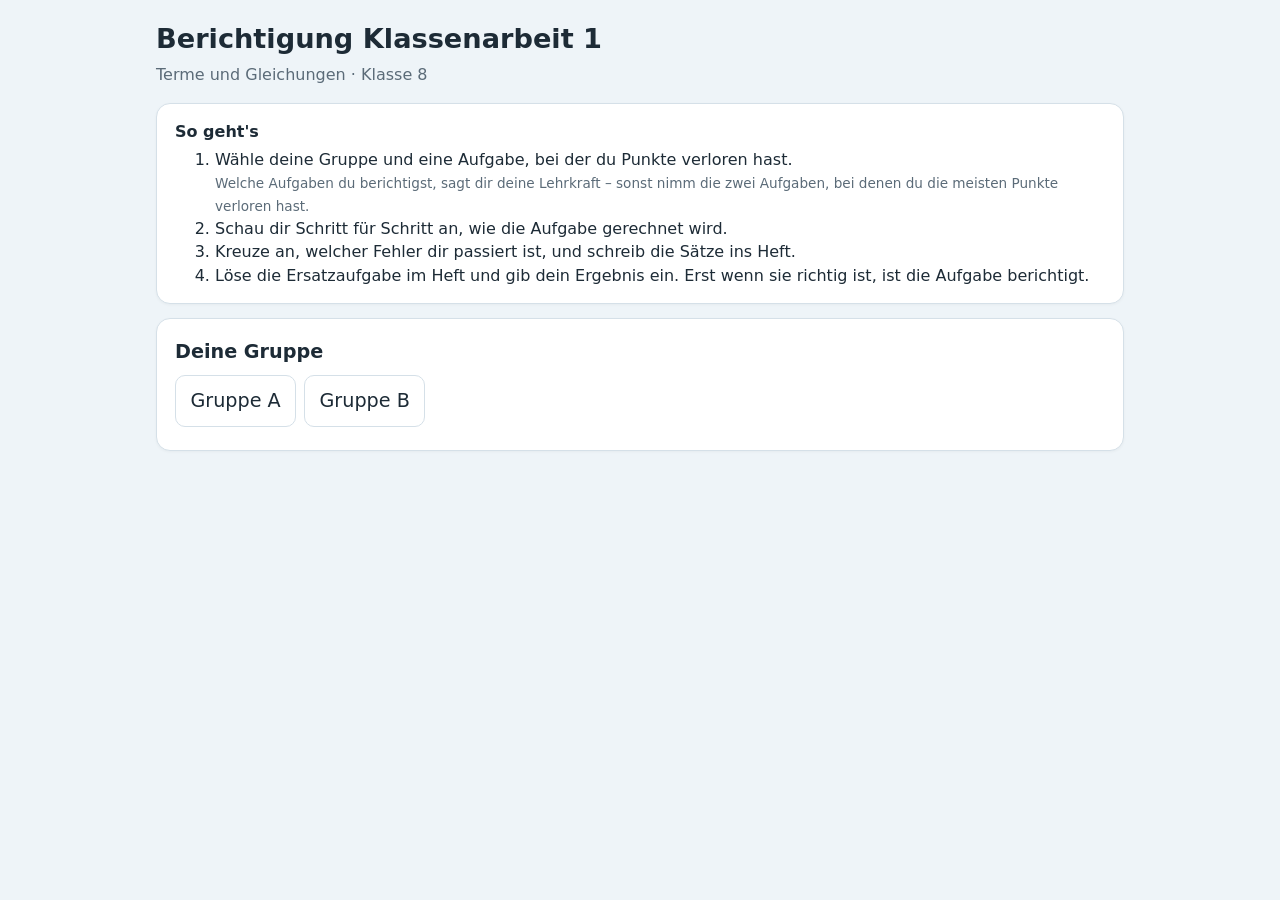
<file: berichtigung.html>
<!doctype html>
<html lang="de">
<head>
<meta charset="utf-8">
<meta name="viewport" content="width=device-width, initial-scale=1">
<title>Berichtigung KA 1</title>
<link rel="stylesheet" href="style.css?v=20261107a">
<style>
  .grp, .tasks { display:flex; flex-wrap:wrap; gap:8px; margin:.4rem 0 }
  .grp button { font-size:1.2rem; min-width:7rem; min-height:52px }
  .tasks button { font-size:1.15rem; min-width:3.6rem; min-height:48px }
  .grp button.sel { background:#dbeafe; border-color:var(--blue); outline:2px solid var(--blue) }
  .tasks button.erledigt { background:#e7f6ec; border-color:#86c99a }
  .tasks button.erledigt::after { content:' ✓'; color:#1a7f37 }
  .steps { padding-left:1.4rem; margin:.4rem 0 }
  .steps li { margin:.5rem 0 }
  .steps .z { font-size:1.25rem; font-weight:600 }
  .steps .e { color:#555; margin-top:.15rem }
  .fehler { display:flex; flex-direction:column; gap:6px }
  .fopt { display:flex; gap:.6rem; align-items:flex-start; padding:.5rem .7rem; border:1px solid var(--line); border-radius:10px; cursor:pointer; font-size:1.05rem }
  .fopt input { width:1.3rem; height:1.3rem; margin-top:.15rem; flex:none }
  .fopt:has(input:checked) { background:#fff7e6; border-color:#f5d59a }
  .heft { margin-top:12px; padding:12px 16px; border:2px dashed #7b4fa0; border-radius:12px; background:#fbf7ff }
  .heft .hk { font-weight:700; color:#7b4fa0; margin-bottom:.3rem }
  .heft .hl { font-size:1.15rem; margin:.25rem 0; font-family: "Bradley Hand", "Segoe Print", cursive }
  .mcl { flex-direction:column; align-items:stretch }
  .mcl button { text-align:left; font-size:1.05rem }
  .big2 { font-size:1.3rem; font-weight:700 }
  #doneBar { margin:.3rem 0 }
  .dchip { display:inline-block; background:#e7f6ec; border:1px solid #b6e2c4; border-radius:999px; padding:.1rem .6rem; margin:.1rem }
  .hidden { display:none }
  .fopt .bsp { display:block; font-size:.95rem; color:#555; margin-top:.2rem; font-weight:400 }
  .fopt .nein { color:#b42318 }
  .heft .hy { padding-left:1.5rem }
  .heft .hsep { height:.5rem }
</style>
</head>
<body>
<main>
  <h1>Berichtigung Klassenarbeit 1</h1>
  <p class="muted" style="margin-top:0">Terme und Gleichungen · Klasse 8</p>
  <div class="card">
    <b>So geht's</b>
    <ol style="margin:.3rem 0 0">
      <li>Wähle deine Gruppe und eine Aufgabe, bei der du Punkte verloren hast.<br><small class="muted">Welche Aufgaben du berichtigst, sagt dir deine Lehrkraft – sonst nimm die zwei Aufgaben, bei denen du die meisten Punkte verloren hast.</small></li>
      <li>Schau dir Schritt für Schritt an, wie die Aufgabe gerechnet wird.</li>
      <li>Kreuze an, welcher Fehler dir passiert ist, und schreib die Sätze ins Heft.</li>
      <li>Löse die Ersatzaufgabe im Heft und gib dein Ergebnis ein. Erst wenn sie richtig ist, ist die Aufgabe berichtigt.</li>
    </ol>
  </div>
  <div class="card">
    <h2>Deine Gruppe</h2>
    <div class="grp" id="grp"><button data-g="A">Gruppe A</button><button data-g="B">Gruppe B</button></div>
    <div id="auf" class="hidden"><h2 style="margin-top:.8rem">Welche Aufgabe berichtigst du?</h2><div class="tasks"></div><div id="doneBar"></div></div>
  </div>
  <div id="work"></div>
</main>
<script src="aufgaben.js?v=20261119b"></script>
<script src="berichtigung.js?v=20261119d"></script>
</body>
</html>
</file>
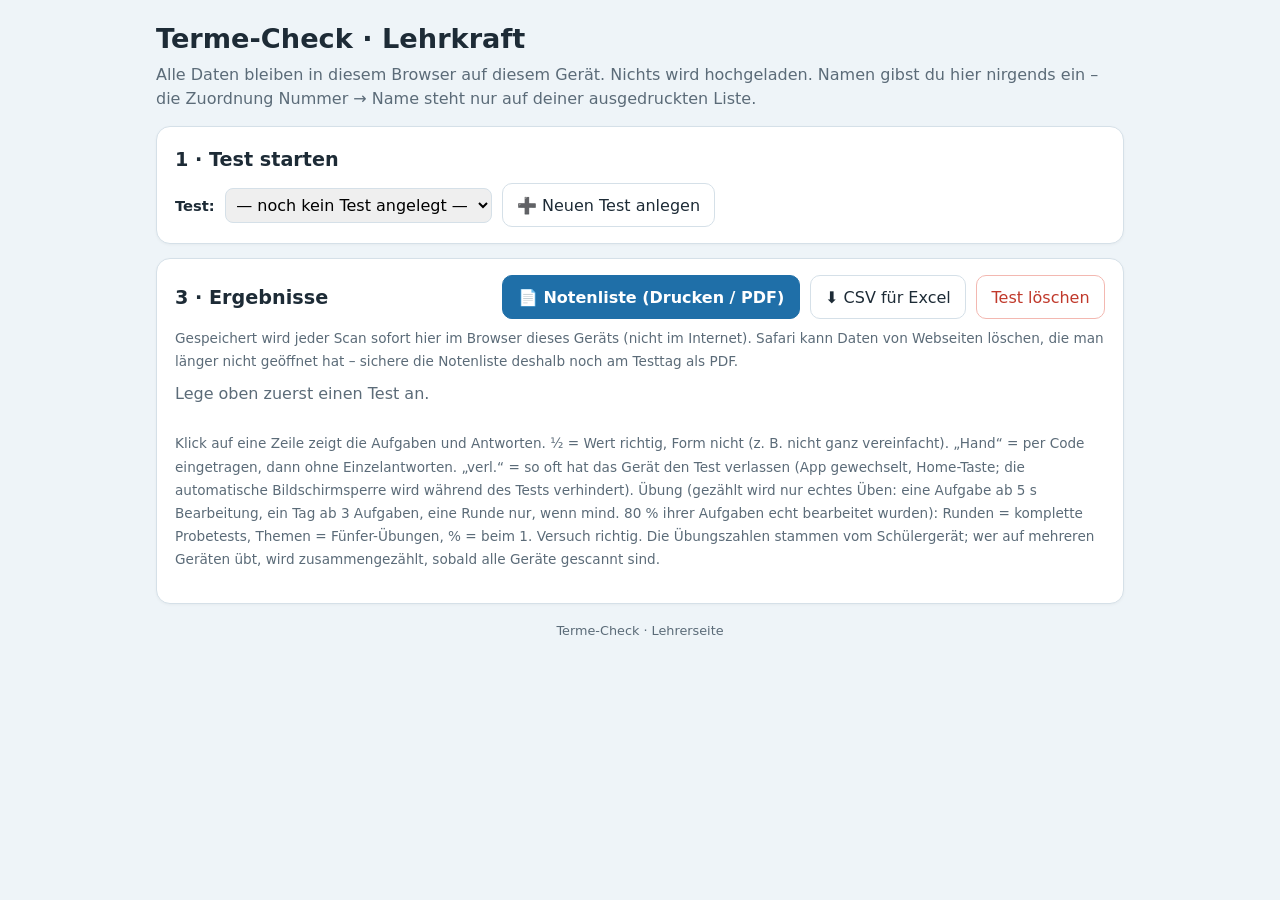
<file: lehrer.html>
<!doctype html>
<html lang="de">
<head>
<meta charset="utf-8">
<meta name="viewport" content="width=device-width, initial-scale=1">
<meta name="robots" content="noindex">
<title>Terme-Check · Lehrkraft</title>
<link rel="stylesheet" href="style.css?v=20261107a">
</head>
<body>
<main>
<h1>Terme-Check · Lehrkraft</h1>
<p class="muted" style="margin-top:0">Alle Daten bleiben in diesem Browser auf diesem Gerät. Nichts wird hochgeladen. Namen gibst du hier nirgends ein – die Zuordnung Nummer → Name steht nur auf deiner ausgedruckten Liste.</p>

<!-- ============ 1. TEST STARTEN ============ -->
<div class="card">
  <h2>1 · Test starten</h2>
  <div class="row">
    <label for="selTest" style="margin:0">Test:</label>
    <select id="selTest" style="font:inherit;padding:.4rem;border-radius:8px;border:1px solid var(--line);max-width:100%"></select>
    <button id="btnNew">➕ Neuen Test anlegen</button>
  </div>
  <div id="newBox" class="hidden" style="margin-top:10px">
    <label for="inLabel">Bezeichnung (nur für dich, z. B. „8a – Terme“; keine Schülernamen!)</label>
    <div class="row"><input id="inLabel" class="field" style="width:14em;letter-spacing:0;text-align:left;font-size:1.05rem"></div>
    <label for="selCopy">Nummernliste</label>
    <div class="row"><select id="selCopy" style="font:inherit;padding:.4rem;border-radius:8px;border:1px solid var(--line);max-width:100%"></select>
      <button class="primary" id="btnCreate">Test anlegen</button></div>
    <!-- Häkchen „ohne Bruchgleichungen“ entfernt (3.11.2026): neue Tests immer mit Bruchgleichungen; alte Testcodes werden weiter richtig gelesen -->
  </div>
  <div id="oldWarn"></div>
  <div id="nrBox"></div>
  <div id="codeBox"></div>
</div>

<!-- ============ 2. EINSAMMELN ============ -->
<div class="card" id="collectCard">
  <h2>2 · Ergebnisse einsammeln</h2>
  <p class="muted" style="margin-top:0">Schüler zeigen nach dem Abgeben einen QR-Code (enthält auch ihre Übungsstatistik). Wer auf einem anderen Gerät geübt hat, zeigt zusätzlich den „Übungsnachweis“ von der Startseite. Beides kannst du jederzeit scannen, auch schon vor dem Test.</p>
  <p style="margin:.4rem 0">Du kannst auf zwei Arten scannen – such dir aus, was in der Stunde besser passt:</p>
  <div class="modes">
    <div class="card mode" style="margin:0"><b>📷 Herumgehen</b>Du gehst mit dem iPad (Rückkamera) durch die Klasse und scannst die Codes an den Plätzen. Nach jedem Scan siehst du kurz Nummer, Punkte und Note.
      <div class="btns"><button class="primary" id="btnCam">Kamera starten</button><button id="btnCamStop" class="hidden">Kamera stoppen</button></div></div>
    <div class="card mode" style="margin:0"><b>🖥 Scanstation</b>Das iPad (Frontkamera) oder ein Laptop mit Webcam steht vorne. Wer fertig ist, hält seinen Code kurz vor die Kamera. Angezeigt wird nur „Nr. … erfasst“, keine Punkte – dazu, welche Nummern noch fehlen.
      <div class="btns"><button class="primary" id="btnStation">Scanstation öffnen</button></div></div>
  </div>
  <div class="scanwrap" style="margin-top:10px"><video id="video" playsinline muted class="hidden"></video></div>
  <canvas id="canvas" class="hidden"></canvas>
  <div id="collectCount" class="counter"></div>
  <label for="inShort">Oder Code von Hand eingeben (z. B. 417-222120222202-0-K3F9A)</label>
  <div class="row"><input id="inShort" class="field" style="width:16em;font-size:1.05rem;letter-spacing:0" autocomplete="off"><button id="btnShort">Übernehmen</button></div>
</div>

<!-- ============ 3. ERGEBNISSE ============ -->
<div class="card">
  <div class="row"><h2 style="margin:0">3 · Ergebnisse</h2><span class="spacer" style="flex:1"></span>
    <button class="primary" id="btnGrades">📄 Notenliste (Drucken / PDF)</button><button id="btnCsv">⬇︎ CSV für Excel</button><button class="danger" id="btnDel">Test löschen</button></div>
  <p class="muted" style="margin:.4rem 0"><small>Gespeichert wird jeder Scan sofort hier im Browser dieses Geräts (nicht im Internet). Safari kann Daten von Webseiten löschen, die man länger nicht geöffnet hat – sichere die Notenliste deshalb noch am Testtag als PDF.</small></p>
  <div id="stats" style="margin:10px 0"></div>
  <div style="overflow-x:auto"><table class="res" id="resTable"></table></div>
  <div id="csvReminder"></div>
  <p class="muted"><small>Klick auf eine Zeile zeigt die Aufgaben und Antworten. ½ = Wert richtig, Form nicht (z. B. nicht ganz vereinfacht). „Hand“ = per Code eingetragen, dann ohne Einzelantworten. „verl.“ = so oft hat das Gerät den Test verlassen (App gewechselt, Home-Taste; die automatische Bildschirmsperre wird während des Tests verhindert). Übung (gezählt wird nur echtes Üben: eine Aufgabe ab 5 s Bearbeitung, ein Tag ab 3 Aufgaben, eine Runde nur, wenn mind. 80 % ihrer Aufgaben echt bearbeitet wurden): Runden = komplette Probetests, Themen = Fünfer-Übungen, % = beim 1. Versuch richtig. Die Übungszahlen stammen vom Schülergerät; wer auf mehreren Geräten übt, wird zusammengezählt, sobald alle Geräte gescannt sind.</small></p>
</div>
<div class="card hidden detail" id="detail"></div>

<div id="beamer" class="beamer hidden"></div>
<div id="printArea"></div>
<div id="station" class="station hidden">
  <div class="stHead"><b>📝 Terme-Check · Abgabe</b><span style="flex:1"></span>
    <select id="stFacing"><option value="user">Frontkamera</option><option value="environment">Rückkamera</option></select>
    <button id="stClose">Beenden</button></div>
  <div class="stBody">
    <video id="stVideo" playsinline muted></video>
    <div class="stSide">
      <h3>Halte deinen QR-Code vor die Kamera</h3>
      <div>Erfasst</div><div class="stCount" id="stCount"></div>
      <div style="margin-top:14px">Es fehlen noch:</div><div class="nrgrid" id="stMissing"></div>
    </div>
  </div>
  <div id="stFlash" class="stFlash hidden"></div>
</div>
<div id="bigMark" class="bigMark hidden" role="status" aria-live="assertive"><div class="bmSym"></div><div class="bmTxt"></div></div>
<footer>Terme-Check · Lehrerseite</footer>
</main>

<script src="lib/qrcode.js"></script>
<script src="lib/jsQR.js"></script>
<script src="aufgaben.js?v=20261119b"></script>
<script>
"use strict";
const LKEY = 'termecheck.lehrer';
let D = { tests: [], active: null };
try { const s = JSON.parse(localStorage.getItem(LKEY)); if (s) D = s; } catch (e) {}
const saveD = () => { try { localStorage.setItem(LKEY, JSON.stringify(D)); } catch (e) { toast('Speichern nicht möglich (privater Modus?)', true); } };
const cur = () => D.tests.find(t => t.code === D.active);
const testUrl = () => new URL('./#test', location.href).href;
const esc = s => String(s).replace(/[&<>"]/g, c => ({ '&': '&amp;', '<': '&lt;', '>': '&gt;', '"': '&quot;' }[c]));

function toast(msg, bad = false) {
  document.querySelectorAll('.toast').forEach(x => x.remove());
  const el = document.createElement('div'); el.className = 'toast' + (bad ? ' bad' : ''); el.textContent = msg;
  document.body.appendChild(el); setTimeout(() => el.remove(), 2600);
}
function beep(ok) {
  try {
    const a = new (window.AudioContext || window.webkitAudioContext)(), o = a.createOscillator(), g = a.createGain();
    o.frequency.value = ok ? 880 : 220; g.gain.value = .08; o.connect(g); g.connect(a.destination); o.start(); o.stop(a.currentTime + .15);
  } catch (e) {}
}
function qrSvg(text) { const q = qrcode(0, 'M'); q.addData(text); q.make(); return q.createSvgTag({ cellSize: 4, margin: 2, scalable: true }); }

/* ---------- 1. Test starten ---------- */
const revealed = {};   // Code nur in dieser Sitzung aufgedeckt
function renderTests() {
  $('selTest').innerHTML = D.tests.length
    ? D.tests.slice().reverse().map(t => `<option value="${t.code}" ${t.code === D.active ? 'selected' : ''}>${esc(t.label || 'ohne Bezeichnung')} · Code ${t.code} · ${Object.keys(t.results).length} Erg.</option>`).join('')
    : '<option>— noch kein Test angelegt —</option>';
  const t = cur();
  $('codeBox').innerHTML = t && !revealed[t.code] ? `
    <div class="btns"><button class="testbtn" id="btnReveal">▶ Test jetzt starten – Testcode anzeigen</button></div>
    <p class="muted"><small>${ohneBruch(t.code) ? '<b>Test ohne Bruchgleichungen</b> (Aufgabe 11 ist eine Gleichung bzw. ein Minus-vor-der-Klammer-Term aus I.5). ' : 'Test mit Bruchgleichungen (Aufgabe 11). '}Der Code bleibt verborgen, bis du ihn in der Teststunde aufdeckst – so kann niemand den Test vorher schreiben.</small></p>`
  : t ? `
    <p style="margin:.8rem 0 0">Testcode für die Klasse:</p>
    <div class="bigcode">${t.code}</div>
    <p class="muted" style="text-align:center;margin:0">Schüler öffnen <b>${esc(testUrl())}</b>, geben ihre Terme-Check-Nummer und diesen Code ein.</p>
    <div class="btns" style="justify-content:center"><button class="primary" id="btnBeamer">🖥 Beamer-Ansicht</button></div>` : '';
  if ($('btnBeamer')) $('btnBeamer').onclick = showBeamer;
  if ($('btnReveal')) $('btnReveal').onclick = () => { if (confirm('Testcode jetzt anzeigen? Ab dann kann der Test geschrieben werden.')) { revealed[t.code] = true; renderTests(); } };
  renderNrBox(t);
  const age = t ? Math.floor((Date.now() - t.created) / 86400000) : 0;
  $('oldWarn').innerHTML = t && age > 30 ? `<div class="reminder">🗑 Dieser Test ist ${age} Tage alt. Wenn die Ergebnisse in TeacherTool stehen, lösche ihn bitte (unten „Test löschen“).</div>` : '';
  ['collectCard'].forEach(id => $(id).classList.toggle('hidden', !t));
  renderResults();
  renderCount(t);
}
$('selTest').onchange = () => { nrNotice = ''; D.active = $('selTest').value; saveD(); $('detail').classList.add('hidden'); renderTests(); };
$('btnNew').onclick = () => {
  $('selCopy').innerHTML = '<option value="">neue Zufallsnummern erzeugen (ab der 1. Stunde der Einheit)</option>' +
    D.tests.filter(t => t.numbers && t.numbers.length).slice().reverse().map(t => `<option value="${t.code}">Nummern übernehmen von: ${esc(t.label || t.code)} (${t.numbers.length})</option>`).join('');
  $('newBox').classList.toggle('hidden'); $('inLabel').focus();
};
function renderNrBox(t) {
  if (!t) { $('nrBox').innerHTML = ''; return; }
  $('nrBox').innerHTML = t.numbers && t.numbers.length
    ? `${nrNotice ? `<div class="reminder" style="margin-top:10px">${nrNotice} <button id="nrNoticeOk" style="margin-left:6px">Verstanden</button></div>` : ''}<details style="margin-top:10px" ${pendingNames || nrNotice ? 'open' : ''}><summary><b>Terme-Check-Nummern dieser Klasse (${t.numbers.length})</b></summary>
        <div class="nrgrid">${t.numbers.map(n => `<span>${n}</span>`).join('')}</div>
        <div class="row" style="margin-top:10px"><label class="filebtn"><input type="file" id="inCsv" accept=".csv,.txt,text/csv,text/plain" hidden>📂 Klassenliste (CSV) laden</label><span class="muted"><small>z. B. „Name;Vorname“ aus der Schulverwaltung – oder unten von Hand einfügen</small></span></div>
        <label for="inNames">Klassenliste – ein Name pro Zeile <span class="muted" style="font-weight:400">(wird <b>nicht gespeichert</b> und nirgends hingeschickt)</span></label>
        <textarea id="inNames" rows="6" style="width:100%;font:inherit;padding:.5rem;border:1px solid var(--line);border-radius:8px" placeholder="Albrecht, Lena&#10;Bauer, Tim&#10;…" autocomplete="off" autocorrect="off" spellcheck="false"></textarea>
        <p class="muted" style="margin:.3rem 0"><small>Die Namen werden alphabetisch sortiert und bekommen die Nummern der Größe nach: erster Name → kleinste Nummer. So ist später auch die Notenliste alphabetisch.</small></p>
        <div class="btns"><button class="primary" id="btnPrintNames">🖨 Kärtchen mit Namen + Lehrerliste drucken</button><button id="btnPrint">Kärtchen ohne Namen</button><button id="btnMoreNr">+ 5 weitere Nummern</button></div></details>`
    : `<div class="row" style="margin-top:10px"><label class="filebtn primaryfile"><input type="file" id="inCsv" accept=".csv,.txt,text/csv,text/plain" hidden>📂 Klassenliste (CSV) laden</label><span class="muted">oder</span><label for="inCount" style="margin:0">Schüleranzahl:</label><input id="inCount" class="field" style="width:4em" inputmode="numeric" value="28"><button id="btnMakeNr">Nummern erzeugen</button></div>
       <p class="muted" style="margin:.3rem 0"><small>Mit der CSV werden passend zur Klassengröße Nummern erzeugt; die Namen werden <b>nicht gespeichert</b>.</small></p>`;
  if (pendingNames && $('inNames')) { $('inNames').value = pendingNames; pendingNames = null; }
  if ($('nrNoticeOk')) $('nrNoticeOk').onclick = () => { const v = $('inNames') ? $('inNames').value : ''; nrNotice = ''; pendingNames = v || null; renderTests(); };
  if ($('inCsv')) $('inCsv').onchange = e => { const f = e.target.files[0]; e.target.value = ''; if (f) loadCsv(f, t); };
  if ($('btnMakeNr')) $('btnMakeNr').onclick = () => { const n = Math.max(1, Math.min(60, parseInt($('inCount').value, 10) || 0)); t.numbers = randomNrs(n); saveD(); renderTests(); };
  if ($('btnMoreNr')) $('btnMoreNr').onclick = () => { const pool = ALL_NRS.filter(n => !t.numbers.includes(n)); t.numbers = t.numbers.concat(pool.sort(() => Math.random() - .5).slice(0, 5)).sort((a, b) => a - b); saveD(); renderTests(); };
  if ($('btnPrint')) $('btnPrint').onclick = () => printNumbers(t);
  if ($('btnPrintNames')) $('btnPrintNames').onclick = () => printWithNames(t);
}
/* Klassenliste aus einer CSV-Datei lesen – nur im Arbeitsspeicher, nichts wird gespeichert oder verschickt.
   Erkennt Semikolon/Tab/Komma, Kopfzeile „Name;Vorname“ (auch „Vorname;Name“), UTF-8 oder Windows-Zeichensatz (Excel). */
let pendingNames = null, nrNotice = '';
/* Nummernzahl an die Namensliste anpassen. Nummern mit Ergebnis oder Übungsdaten werden nie entfernt. */
function adjustNumbers(t, n) {
  const before = t.numbers ? t.numbers.length : 0;
  if (!before) { t.numbers = randomNrs(n); saveD(); return ''; }
  if (n === before) return '';
  if (n > before) {
    const pool = ALL_NRS.filter(x => !t.numbers.includes(x)).sort(() => Math.random() - .5);
    if (n - before > pool.length) { toast('So viele Nummern gibt es nicht (höchstens 90).', true); return ''; }
    t.numbers = t.numbers.concat(pool.slice(0, n - before)).sort((a, b) => a - b);
  } else {
    const used = x => t.results[x] || (t.practice && t.practice[x]);
    let remove = before - n;
    const free = t.numbers.filter(x => !used(x)).sort(() => Math.random() - .5).slice(0, remove);
    t.numbers = t.numbers.filter(x => !free.includes(x));
    remove -= free.length;
    if (remove > 0) { saveD(); return `⚠️ Die Liste hat <b>${n}</b> Namen, es gab <b>${before}</b> Nummern. ${free.length} Nummern wurden entfernt; ${remove} weitere konnten nicht entfernt werden, weil dazu schon Ergebnisse oder Übungsdaten vorliegen. Bitte prüfen, ob die Klassenliste vollständig ist.`; }
  }
  saveD();
  return `⚠️ Die Liste hat <b>${n}</b> Namen, es gab aber <b>${before}</b> Nummern. Die Nummern wurden auf <b>${t.numbers.length}</b> ${n > before ? 'ergänzt' : 'gekürzt'}. Falls schon Kärtchen ausgeteilt wurden: neu drucken und neu austeilen, denn die Zuordnung Name → Nummer kann sich verschoben haben.`;
}
async function loadCsv(file, t) {
  const buf = await file.arrayBuffer();
  let txt;
  try { txt = new TextDecoder('utf-8', { fatal: true }).decode(buf); } catch (e) { txt = new TextDecoder('windows-1252').decode(buf); }
  txt = txt.replace(/^\uFEFF/, '');
  const rows = txt.split(/\r?\n/).map(l => l.trim()).filter(Boolean);
  if (!rows.length) return toast('Die Datei ist leer.', true);
  const sep = rows[0].includes(';') ? ';' : rows[0].includes('\t') ? '\t' : ',';
  let cells = rows.map(r => r.split(sep).map(c => c.replace(/^"|"$/g, '').trim()));
  let vornameZuerst = false;
  const head = cells[0].map(c => c.toLowerCase());
  if (head.some(c => /^(name|nachname|familienname|vorname|schüler|schueler)$/.test(c))) {
    vornameZuerst = head[0] === 'vorname';
    cells = cells.slice(1);
  }
  const names = cells.filter(c => c[0]).map(c => {
    const [a, b] = vornameZuerst ? [c[1], c[0]] : [c[0], c[1]];   // immer „Name, Vorname“
    return b ? `${a}, ${b}` : a;
  });
  if (!names.length) return toast('In der Datei wurden keine Namen gefunden.', true);
  nrNotice = adjustNumbers(t, names.length);
  pendingNames = names.join('\n');
  renderTests();
  if (nrNotice) { toast(`${names.length} Namen geladen – Anzahl der Nummern angepasst, siehe Hinweis!`, true); setTimeout(() => { const n = document.querySelector('#nrBox .reminder'); if (n) n.scrollIntoView({ block: 'center', behavior: 'smooth' }); }, 100); }
  else toast(`${names.length} Namen geladen – nur für den Druck, nicht gespeichert.`);
}
/* Kärtchen fest in Seiten zu 3 × 7 aufteilen – jede Seite eine eigene Tabelle mit festen Zellhöhen und Seitenumbruch danach.
   (Ein CSS-Raster über mehrere Seiten schneiden Browser beim Drucken teils mitten durch ein Kärtchen.) */
function slipPages(cells) {
  // Seitenblöcke aus Kärtchen mit FESTER Höhe (div, kein Tabellenlayout): ein Block passt immer auf eine Seite,
  // danach erzwungener Seitenumbruch – so schneidet auch Safari kein Kärtchen durch.
  const PER = 21, pages = [];
  for (let i = 0; i < cells.length; i += PER) pages.push(`<div class="slippage">${cells.slice(i, i + PER).join('')}</div>`);
  return pages.join('');
}
/* Namen nur im Arbeitsspeicher: sortieren, der Größe nach Nummern zuordnen, drucken, Feld leeren. Nichts wird gespeichert. */
function printWithNames(t) {
  const names = $('inNames').value.split(/\r?\n/).map(x => x.replace(/\s+/g, ' ').replace(/\s*;\s*/g, ', ').trim()).filter(Boolean)
    .sort((a, b) => a.localeCompare(b, 'de', { sensitivity: 'base' }));
  if (!names.length) return toast('Bitte zuerst die Klassenliste einfügen.', true);
  if (names.length !== t.numbers.length) {
    nrNotice = adjustNumbers(t, names.length); renderTests();
    if (nrNotice) toast('Nummern an die Namensliste angepasst – siehe Hinweis.', true);
  }
  const nrs = t.numbers.slice().sort((a, b) => a - b), url = new URL('./', location.href).href;
  const pairs = nrs.map((n, i) => [n, names[i] || '']);
  $('printArea').innerHTML = `
    <h2>Terme-Check-Nummern ${esc(t.label || '')} – zum Ausschneiden</h2>
    ${slipPages(pairs.filter(p => p[1]).map(([n, name]) => `<div class="slip"><span class="slipname">${esc(name)}</span><span class="sliplbl">Terme-Check-Nummer</span><b>${n}</b><small>Ins Heft kleben · Üben: ${esc(url.replace(/^https?:\/\//, '').replace(/\/$/, ''))}</small></div>`))}
    <table class="keylist"><thead><tr><th colspan="2">Lehrerliste ${esc(t.label || '')} – alphabetisch, getrennt aufbewahren</th></tr><tr><th>Nr.</th><th>Name</th></tr></thead>
    <tbody>${pairs.map(([n, name]) => `<tr><td>${n}</td><td>${esc(name)}</td></tr>`).join('')}</tbody></table>`;
  // Namen nach dem Drucken sofort wieder vergessen (afterprint statt Zeitgeber – auf dem iPad kehrt print() sofort zurück)
  window.addEventListener('afterprint', () => { $('printArea').innerHTML = ''; if ($('inNames')) $('inNames').value = ''; }, { once: true });
  window.print();
}
/* Zähler „x von y eingesammelt“ – sichtbar in beiden Scan-Arten */
function renderCount(t) {
  if (!t) { $('collectCount').innerHTML = ''; return; }
  const done = Object.keys(t.results).map(Number), list = t.numbers && t.numbers.length ? t.numbers : null;
  const n = list ? done.filter(x => list.includes(x)).length : done.length;
  const missing = list ? list.filter(x => !done.includes(x)) : [];
  $('collectCount').innerHTML = `<div class="cnt"><b>${n}</b>${list ? ` von ${list.length}` : ''} Ergebnisse eingesammelt</div>
    ${list ? (missing.length ? `<div class="muted" style="margin-top:4px">Es fehlen noch: ${missing.join(', ')}</div>` : '<div class="g2" style="margin-top:4px">Alle Nummern erfasst ✓</div>') : ''}`;
}
/* Notenliste: sortiert nach Nummer wie die gedruckte Lehrerliste, Namensspalte leer zum Übertragen von Hand */
function printGrades(t) {
  const nrs = [...new Set([...(t.numbers || []), ...Object.keys(t.results).map(Number)])].sort((a, b) => a - b);
  const rs = Object.values(t.results);
  const avgNote = rs.length ? fmtNote(Math.round(rs.reduce((x, r) => x + noteFor(r.pts), 0) / rs.length * 10) / 10) : '–';
  const d = new Date().toLocaleDateString('de-DE');
  $('printArea').innerHTML = `
    <h2>Notenliste Terme-Check – ${esc(t.label || '')}</h2>
    <p>Stand ${d} · Testcode ${t.code} · ${rs.length} Ergebnisse · Notenschnitt ${avgNote} · Note linear: volle Punktzahl 1,0, halbe Punktzahl 3,5</p>
    <table class="keylist gradelist"><thead><tr><th>Nr.</th><th>Name</th><th>Punkte (von ${SLOTS.length})</th><th>Note</th><th>verlassen</th><th>Übung: Runden / Themen / % richtig / Tage</th></tr></thead>
    <tbody>${nrs.map(nr => { const r = t.results[nr], p = practiceSum(t, nr);
      return `<tr><td>${nr}</td><td></td><td>${r ? fmtPts(r.pts) : 'fehlt'}</td><td><b>${r ? fmtNote(noteFor(r.pts)) : ''}</b></td><td>${r && r.tabs ? r.tabs + '×' : ''}</td>
        <td>${p ? `${p.rounds} / ${p.drills} / ${p.tasks ? Math.round(100 * p.correct / p.tasks) : '–'} % / ${p.days}` : '–'}</td></tr>`; }).join('')}</tbody></table>
    <p style="font-size:10pt">Namen von Hand aus der getrennt aufbewahrten Lehrerliste eintragen. Nach dem Übertrag in die Notenverwaltung den Test in der App löschen.</p>`;
  window.print();
}
$('btnGrades').onclick = () => { const t = cur(); if (t) printGrades(t); };
function printNumbers(t) {
  const url = new URL('./', location.href).href;
  $('printArea').innerHTML = `
    <h2>Terme-Check-Nummern ${esc(t.label || '')} – zum Ausschneiden</h2>
    ${slipPages(t.numbers.map(n => `<div class="slip"><span class="sliplbl">Terme-Check-Nummer</span><b>${n}</b><small>Ins Heft kleben · Üben: ${esc(url.replace(/^https?:\/\//, '').replace(/\/$/, ''))}</small></div>`))}
    <table class="keylist"><thead><tr><th colspan="2">Lehrerliste ${esc(t.label || '')} – Name von Hand eintragen, nicht in die App! Getrennt aufbewahren.</th></tr><tr><th>Nr.</th><th>Name</th></tr></thead>
    <tbody>${t.numbers.map(n => `<tr><td>${n}</td><td></td></tr>`).join('')}</tbody></table>`;
  window.print();
}
$('btnCreate').onclick = () => {
  let code; do { code = newTestCode(false); } while (D.tests.some(t => t.code === code));
  const src = D.tests.find(t => t.code === $('selCopy').value);
  D.tests.push({ code, label: $('inLabel').value.trim(), created: Date.now(), results: {}, practice: {}, numbers: src ? src.numbers.slice() : [] });
  D.active = code; saveD();
  $('inLabel').value = ''; $('newBox').classList.add('hidden');
  renderTests(); toast('Test angelegt. Den Code deckst du erst in der Teststunde auf.');
};
function showBeamer() {
  const t = cur(); if (!t) return;
  $('beamer').innerHTML = `
    <div style="font-size:1.6rem;font-weight:700">📝 Terme-Check · Test</div>
    <div style="font-size:1.3rem">1. QR-Code scannen &nbsp;·&nbsp; 2. <b>Terme-Check-Nummer</b> eingeben &nbsp;·&nbsp; 3. Testcode eingeben</div>
    <div class="bigcode">${t.code}</div>
    <div class="qrbox" style="margin:0">${qrSvg(testUrl())}</div>
    <div class="muted">${esc(testUrl())}</div>
    <button id="beamerClose" style="margin-top:8px">Schließen</button>`;
  $('beamer').querySelector('.qrbox svg').style.width = 'min(36vh,300px)';
  $('beamer').classList.remove('hidden');
  $('beamerClose').onclick = () => $('beamer').classList.add('hidden');
}

/* ---------- 2. Einsammeln ---------- */
/* Rückmeldung: normal als Toast mit Details, an der Scanstation groß und ohne Punkte (Umstehende sehen mit) */
let station = false;
function say(msg, kind = 'ok', pub = '') {
  beep(kind === 'ok');
  if (!station) { toast(msg, kind !== 'ok'); return bigMark(kind, pub || msg); }
  const f = $('stFlash'); f.className = 'stFlash' + (kind === 'ok' ? '' : ' ' + kind); f.textContent = pub || msg;
  clearTimeout(say.t); say.t = setTimeout(() => f.classList.add('hidden'), kind === 'ok' ? 1600 : 3200);
  renderStation();
}
/* Großer Haken bzw. Kreuz beim Einscannen am Laptop (Malte 6.11.2026: die kleine Meldung unten sah man kaum).
   Zeigt nur den kurzen Text ohne Punkte; die Details stehen weiter in der Meldung unten. Antippen schließt sofort. */
function bigMark(kind, txt) {
  const b = $('bigMark'); b.className = 'bigMark ' + kind;
  b.querySelector('.bmSym').textContent = kind === 'ok' ? '✓' : kind === 'warn' ? '⚠' : '✗';
  b.querySelector('.bmTxt').textContent = String(txt).replace(/^[✓✗⚠]\s*/, '');
  clearTimeout(bigMark.t); bigMark.t = setTimeout(() => b.classList.add('hidden'), kind === 'ok' ? 2000 : 4000);
  b.onclick = () => b.classList.add('hidden');
}
let lastText = '', lastAt = 0;
function handleScan(text) {
  const now = Date.now();
  if (text === lastText && now - lastAt < 4000) return;
  lastText = text; lastAt = now;
  const t = cur(); if (!t) return;
  const p = parsePayload(text);
  if (!p) return say('Das ist kein Terme-Check-Code.', 'bad', '✗ Kein Terme-Check-Code');
  if (!p.valid) return say(`Nr. ${p.nr}: Prüfsumme falsch – Code verändert?`, 'bad', `✗ Nr. ${p.nr}: Code ungültig – bitte zur Lehrkraft`);
  if (!validNr(p.nr)) return say(`Ungültige Nummer ${p.nr}.`, 'bad', `✗ Ungültige Nummer – bitte zur Lehrkraft`);
  const foreign = t.numbers && t.numbers.length && !t.numbers.includes(p.nr);
  const fTxt = foreign ? ` · ⚠️ Nr. ${p.nr} steht nicht auf deiner Nummernliste` : '';
  if (p.practice) storePractice(t, p.nr, p.practice);
  if (p.kind === 'practice') {
    saveD(); renderTests();
    return say(`Übungsnachweis Nr. ${p.nr}: ${p.practice.rounds} Runden, ${p.practice.drills} Themen, ${p.practice.days} Tage${fTxt}`, foreign ? 'warn' : 'ok',
      foreign ? `⚠ Nr. ${p.nr} steht nicht auf der Liste – bitte zur Lehrkraft` : `✓ Übungsnachweis Nr. ${p.nr} erfasst`);
  }
  if (p.code !== t.code) { saveD(); return say(`Nr. ${p.nr} hat einen anderen Testcode (${p.code}) eingegeben! Übungsdaten wurden übernommen.`, 'bad', `✗ Nr. ${p.nr}: falscher Testcode – bitte zur Lehrkraft`); }
  if (p.version !== APPV) { saveD(); return say(`Nr. ${p.nr} hatte eine ältere Fassung der App (${p.version || 'alt'}). Bitte den Kurzcode unter dem QR-Code ansagen lassen und unten von Hand eintragen – er enthält die Bewertung vom Schülergerät.`, 'bad', `✗ Nr. ${p.nr}: alte App-Fassung – bitte zur Lehrkraft`); }
  const tasks = testTasks(p.code, p.nr), grades = tasks.map((x, i) => grade(x, p.answers[i]));
  storeResult(t, { nr: p.nr, grades, tabs: p.tabs, minutes: p.minutes, answers: p.answers, src: 'QR' }, foreign);
}
/* Übungsstatistik je Nummer und Gerät; pro Gerät gilt der neueste Stand (die Zähler wachsen nur) */
function storePractice(t, nr, pr) {
  t.practice = t.practice || {};
  const byDev = t.practice[nr] = t.practice[nr] || {};
  const old = byDev[pr.dev];
  if (!old || pr.tasks >= old.tasks) byDev[pr.dev] = pr;
}
function practiceSum(t, nr) {
  const devs = Object.values((t.practice || {})[nr] || {});
  if (!devs.length) return null;
  const s = { rounds: 0, drills: 0, tasks: 0, correct: 0, days: 0, minutes: 0, last: '', devices: devs.length };
  devs.forEach(d => { ['rounds', 'drills', 'tasks', 'correct', 'days', 'minutes'].forEach(k => s[k] += d[k]); if (d.last > s.last) s.last = d.last; });
  return s;
}
function storeResult(t, r, foreign = false) {
  const pts = r.grades.reduce((s, g) => s + points(g), 0);
  const old = t.results[r.nr];
  if (old && JSON.stringify(old.grades) === JSON.stringify(r.grades) && old.tabs === r.tabs) return say(`Nr. ${r.nr} ist schon erfasst.`, 'ok', `✓ Nr. ${r.nr} war schon erfasst`);
  t.results[r.nr] = Object.assign(r, { pts, at: Date.now() });
  saveD();
  say(`${old ? 'Aktualisiert' : 'Erfasst'}: Nr. ${r.nr} · ${fmtPts(pts)}/${SLOTS.length} Punkte · Note ${fmtNote(noteFor(pts))}${r.tabs ? ` · ⚠️ ${r.tabs}× verlassen` : ''}${foreign ? ` · ⚠️ Nr. ${r.nr} steht nicht auf deiner Nummernliste` : ''}`,
    foreign ? 'warn' : 'ok', foreign ? `⚠ Nr. ${r.nr} erfasst – steht nicht auf der Liste, bitte zur Lehrkraft` : `✓ Nr. ${r.nr} erfasst`);
  renderTests();
}
$('btnShort').onclick = () => {
  const t = cur(); if (!t) return;
  const txt = $('inShort').value;
  const p = parseShortCode(txt, t.code);
  if (!p) return toast('Format passt nicht: Nummer-12 Ziffern-Zahl-Prüfcode', true);
  if (!p.valid) return toast('Prüfcode stimmt nicht – Tippfehler oder anderer Test?', true);
  storeResult(t, { nr: p.nr, grades: p.grades, tabs: p.tabs, minutes: null, answers: null, src: 'Hand' }, t.numbers && t.numbers.length && !t.numbers.includes(p.nr));
  $('inShort').value = '';
};
$('inShort').addEventListener('keydown', e => { if (e.key === 'Enter') $('btnShort').click(); });

/* Kamera: eine Schleife für die normale Ansicht und die Scanstation */
let stream = null, scanTimer = 0, camVideo = null;
async function startCam(video, facing) {
  stopCam();
  try { stream = await navigator.mediaDevices.getUserMedia({ video: { facingMode: facing }, audio: false }); }
  catch (e) { toast('Kamera nicht verfügbar oder nicht erlaubt.', true); return false; }
  camVideo = video; video.srcObject = stream; video.classList.remove('hidden'); await video.play();
  const c = $('canvas'), ctx = c.getContext('2d', { willReadFrequently: true });
  scanTimer = setInterval(() => {
    if (video.readyState < 2) return;
    const w = Math.min(video.videoWidth, 800), h = Math.round(video.videoHeight * w / video.videoWidth);
    c.width = w; c.height = h; ctx.drawImage(video, 0, 0, w, h);
    const res = jsQR(ctx.getImageData(0, 0, w, h).data, w, h, { inversionAttempts: 'dontInvert' });
    if (res && res.data) handleScan(res.data);
  }, 250);
  return true;
}
function stopCam() {
  clearInterval(scanTimer); if (stream) stream.getTracks().forEach(t => t.stop()); stream = null;
  if (camVideo) { camVideo.srcObject = null; if (camVideo === $('video')) camVideo.classList.add('hidden'); }
  $('btnCam').classList.remove('hidden'); $('btnCamStop').classList.add('hidden');
}
$('btnCam').onclick = async () => { if (await startCam($('video'), 'environment')) { $('btnCam').classList.add('hidden'); $('btnCamStop').classList.remove('hidden'); } };
$('btnCamStop').onclick = stopCam;

/* Scanstation: Gerät steht vorne, Schüler halten ihren QR-Code vor die Kamera */
$('btnStation').onclick = async () => {
  station = true; $('station').classList.remove('hidden'); renderStation();
  try { document.documentElement.requestFullscreen && await document.documentElement.requestFullscreen(); } catch (e) {}
  startCam($('stVideo'), $('stFacing').value);
};
$('stFacing').onchange = () => startCam($('stVideo'), $('stFacing').value);
$('stClose').onclick = () => {
  station = false; stopCam(); $('station').classList.add('hidden'); $('stFlash').classList.add('hidden');
  try { document.fullscreenElement && document.exitFullscreen(); } catch (e) {}
  renderTests();
};
function renderStation() {
  const t = cur(); if (!t || !station) return;
  const done = Object.keys(t.results).map(Number);
  const list = t.numbers && t.numbers.length ? t.numbers : null;
  $('stCount').textContent = list ? `${done.filter(n => list.includes(n)).length} von ${list.length}` : `${done.length}`;
  const missing = list ? list.filter(n => !done.includes(n)) : [];
  $('stMissing').innerHTML = list ? (missing.length ? missing.map(n => `<span>${n}</span>`).join('') : '<b>Alle erfasst ✓</b>') : '<span class="muted">(keine Nummernliste)</span>';
}

/* ---------- 3. Ergebnisse ---------- */
function renderResults() {
  const t = cur();
  if (!t) { $('resTable').innerHTML = ''; $('stats').innerHTML = '<span class="muted">Lege oben zuerst einen Test an.</span>'; return; }
  const rs = Object.values(t.results).sort((a, b) => a.nr - b.nr);
  const nrs = [...new Set([...rs.map(r => r.nr), ...Object.keys(t.practice || {}).map(Number)])].sort((a, b) => a - b);
  if (!nrs.length) { $('resTable').innerHTML = ''; $('stats').innerHTML = '<span class="muted">Noch keine Ergebnisse.</span>'; return; }
  const avg = rs.length ? rs.reduce((s, r) => s + r.pts, 0) / rs.length : 0;
  const quote = SLOTS.map((_, i) => rs.length ? rs.reduce((s, r) => s + points(r.grades[i]), 0) / rs.length : 0);
  $('stats').innerHTML = `<b>${rs.length}</b> Testergebnisse${rs.length ? ` · Durchschnitt <b>${fmtPts(Math.round(avg * 10) / 10)}</b> von ${SLOTS.length} Punkten · Notenschnitt <b>${fmtNote(Math.round(rs.reduce((x, r) => x + noteFor(r.pts), 0) / rs.length * 10) / 10)}</b>` : ''} · Übungsdaten von <b>${Object.keys(t.practice || {}).length}</b> Nummern`;
  const pcell = nr => { const p = practiceSum(t, nr); return p ? `<td>${p.rounds}</td><td>${p.drills}</td><td>${p.tasks ? Math.round(100 * p.correct / p.tasks) : '–'}</td><td>${p.days}</td><td>${Math.round(p.minutes)}</td><td>${p.last ? p.last.slice(8, 10) + '.' + p.last.slice(5, 7) + '.' : '–'}</td>` : '<td colspan="6" class="muted">keine Übungsdaten</td>'; };
  const empty = '<td colspan="' + (SLOTS.length + 5) + '" class="muted">noch kein Testergebnis</td>';
  const cell = g => g === 2 ? '<td class="g2">✓</td>' : g === 1 ? '<td class="g1">½</td>' : '<td class="g0">✗</td>';
  $('resTable').innerHTML = `<thead><tr><th rowspan="2">Nr.</th><th colspan="${SLOTS.length + 5}">Test</th><th colspan="6">Übung</th></tr>
    <tr><th>Punkte</th><th>Note</th>${SLOTS.map((s, i) => `<th title="${esc(s.area + ' · ' + s.name)}" style="${s.review ? 'background:#ccfbf1' : ''}">${s.review ? '🔁' : i + 1}</th>`).join('')}<th>verl.</th><th>Min.</th><th>Quelle</th>
    <th title="komplette Probetests">Runden</th><th title="Fünfer-Übungen zu einem Thema">Themen</th><th title="beim 1. Versuch richtig">%</th><th>Tage</th><th>Min.</th><th>zuletzt</th></tr></thead>
    <tbody>${nrs.map(nr => { const r = t.results[nr]; return `<tr class="${r && r.answers ? 'click' : ''}" data-nr="${nr}"><td><b>${nr}</b></td>${r ? `<td><b>${fmtPts(r.pts)}</b></td><td><b>${fmtNote(noteFor(r.pts))}</b></td>
      ${r.grades.map(cell).join('')}<td style="${r.tabs ? 'color:var(--bad);font-weight:700' : ''}">${r.tabs ? r.tabs + '×' : '–'}</td><td>${r.minutes ?? '–'}</td><td>${r.src}</td>` : empty}${pcell(nr)}</tr>`; }).join('')}
    ${rs.length ? `<tr><td colspan="3"><b>Lösungsquote</b></td>${quote.map(q => `<td style="background:${q >= .75 ? '#ecfdf5' : q >= .5 ? '#fffbeb' : '#fef2f2'}">${Math.round(q * 100)}</td>`).join('')}<td colspan="9"></td></tr>` : ''}</tbody>`;
  $('resTable').querySelectorAll('tr.click').forEach(tr => tr.onclick = () => showDetail(+tr.dataset.nr));
}
function showDetail(nr) {
  const t = cur(), r = t.results[nr]; if (!r || !r.answers) return;
  const tasks = testTasks(t.code, nr);
  const sym = g => g === 2 ? '<span class="g2">✓ 1 P.</span>' : g === 1 ? '<span class="g1">½ P.</span>' : '<span class="g0">✗ 0 P.</span>';
  $('detail').innerHTML = `<div class="row"><h2 style="margin:0">Nr. ${nr} · ${fmtPts(r.pts)}/${SLOTS.length} Punkte · Note ${fmtNote(noteFor(r.pts))}</h2><span style="flex:1"></span><button id="dClose">Schließen</button></div>
    ${tasks.map((x, i) => `<div class="item"><div class="qtitle">Aufgabe ${i + 1} · ${SLOTS[x.slot].area} · Ich kann ${x.can} · ${sym(r.grades[i])}</div>
      <div class="q">${x.q}</div>
      <div>Antwort: <b>${answerText(x, r.answers[i])}</b> &nbsp;·&nbsp; richtig: <b>${correctText(x)}</b></div>
      <ol class="sol muted">${x.sol.map(s => `<li>${s}</li>`).join('')}</ol></div>`).join('')}`;
  $('detail').classList.remove('hidden');
  $('dClose').onclick = () => $('detail').classList.add('hidden');
  $('detail').scrollIntoView({ behavior: 'smooth' });
}
$('btnCsv').onclick = () => {
  const t = cur(); if (!t) return;
  const nrs = [...new Set([...Object.keys(t.results), ...Object.keys(t.practice || {})].map(Number))].sort((a, b) => a - b);
  const lines = [['Nr', 'Punkte', 'Note', ...SLOTS.map((_, i) => 'A' + (i + 1)), 'verlassen', 'Minuten',
    'Uebung_Runden', 'Uebung_Themen', 'Uebung_Aufgaben', 'Uebung_Prozent_richtig', 'Uebung_Tage', 'Uebung_Minuten', 'Uebung_zuletzt'].join(';')];
  nrs.forEach(nr => {
    const r = t.results[nr], p = practiceSum(t, nr);
    lines.push([nr, ...(r ? [fmtPts(r.pts), fmtNote(noteFor(r.pts)), ...r.grades.map(g => fmtPts(points(g))), r.tabs, r.minutes ?? ''] : Array(SLOTS.length + 4).fill('')),
      ...(p ? [p.rounds, p.drills, p.tasks, p.tasks ? Math.round(100 * p.correct / p.tasks) : '', p.days, Math.round(p.minutes), p.last] : Array(7).fill(''))].join(';'));
  });
  const blob = new Blob(['﻿' + lines.join('\r\n') + '\r\n'], { type: 'text/csv;charset=utf-8' });
  const a = document.createElement('a'); a.href = URL.createObjectURL(blob);
  a.download = `terme-check_${(t.label || 'test').replace(/[^\wäöüÄÖÜß-]+/g, '_')}_${t.code}.csv`;
  document.body.appendChild(a); a.click(); a.remove();
  $('csvReminder').innerHTML = '<div class="reminder">✅ CSV gespeichert. Sobald die Ergebnisse in TeacherTool stehen: oben „Test löschen“ – und die CSV-Datei danach ebenfalls löschen.</div>';
};
$('btnDel').onclick = () => {
  const t = cur(); if (!t) return;
  if (!confirm(`Test „${t.label || t.code}“ mit ${Object.keys(t.results).length} Ergebnissen und den Übungsdaten von diesem Gerät löschen?`)) return;
  D.tests = D.tests.filter(x => x !== t); D.active = D.tests.length ? D.tests[D.tests.length - 1].code : null;
  saveD(); $('detail').classList.add('hidden'); renderTests();
};

try { navigator.storage && navigator.storage.persist && navigator.storage.persist(); } catch (e) {}   // Browser bitten, die Daten nicht automatisch zu löschen
renderTests();
</script>
</body>
</html>
</file>
<file: style.css>
:root{
  --bg:#eef4f8; --card:#ffffff; --ink:#1d2b36; --muted:#5b6b78; --line:#d5e0e8;
  --sea:#1f6fa8; --sea2:#4aa3d8; --accent:#e8742a; --ok:#2e8b57; --bad:#c0392b; --half:#b7791f;
  --soft:#f5f9fc; --blue:#2563eb; --red:#c2410c; --violet:#7c3aed;
  --test:#7c2d12; --testbg:#fff7ed;
}
*{box-sizing:border-box}
html,body{margin:0}
html{-webkit-text-size-adjust:100%;touch-action:manipulation}
body{background:var(--bg);color:var(--ink);font:16px/1.45 system-ui,-apple-system,"Segoe UI",Roboto,sans-serif}
main{max-width:1000px;margin:0 auto;padding:16px}
h1{font-size:1.7rem;margin:.2rem 0 .3rem}
h2{font-size:1.2rem;margin:.2rem 0 .6rem}
.card{background:var(--card);border:1px solid var(--line);border-radius:14px;padding:16px 18px;box-shadow:0 1px 3px rgba(0,0,0,.04);margin-bottom:14px}
button{touch-action:manipulation;-webkit-tap-highlight-color:transparent;-webkit-user-select:none;user-select:none;-webkit-touch-callout:none;min-height:44px;font:inherit;cursor:pointer;border-radius:10px;border:1px solid var(--line);background:#fff;color:var(--ink);padding:.55rem .9rem}
button.primary{background:var(--sea);border-color:var(--sea);color:#fff;font-weight:600}
button.primary:hover{background:#185d8d}
button.testbtn{background:var(--test);border-color:var(--test);color:#fff;font-weight:600}
button.danger{color:var(--bad);border-color:#f3b8b1}
button:disabled{opacity:.45;cursor:default}
.hidden{display:none!important}
.muted{color:var(--muted)}
small{font-size:.85rem}
footer{text-align:center;color:var(--muted);font-size:.8rem;margin:18px 0 6px}
label{font-weight:600;font-size:.92rem;display:block;margin:.6rem 0 .25rem}
input.field{font:inherit;font-size:1.3rem;padding:.45rem .6rem;border:2px solid var(--line);border-radius:8px;width:9em;text-align:center;letter-spacing:.08em}
input.field:focus{outline:none;border-color:var(--sea)}
.row{display:flex;flex-wrap:wrap;gap:10px;align-items:center}
.err{color:var(--bad);font-weight:600;margin:.4rem 0}

/* Startseite */
.modes{display:grid;grid-template-columns:1fr 1fr;gap:14px}
@media (max-width:700px){.modes{grid-template-columns:1fr}}
.mode{text-align:left;padding:16px;display:block;width:100%}
.mode b{font-size:1.15rem;display:block;margin-bottom:4px}
.mode.test{background:var(--testbg);border-color:#fdba74}
.topics{display:grid;grid-template-columns:repeat(auto-fill,minmax(min(230px,100%),1fr));gap:8px;margin-top:8px}
.topics button{text-align:left;padding:.5rem .7rem;font-size:.95rem}
.topics .nr{display:inline-block;width:1.8em;color:var(--sea);font-weight:700}

/* Kopfleiste in Übung und Test */
.bar{display:flex;flex-wrap:wrap;gap:8px;align-items:center;margin-bottom:10px}
.chip{background:#fff;border:1px solid var(--line);border-radius:999px;padding:.3rem .8rem;font-size:.9rem;font-weight:600}
.chip.test{background:var(--testbg);border-color:#fdba74;color:var(--test)}
.bar .spacer{flex:1}
.nav{display:flex;flex-wrap:wrap;gap:8px;margin:4px 0 12px}
.nav button{width:46px;height:46px;min-height:46px;padding:0;border-radius:50%;font-weight:700}
.nav button.done{background:#dbeafe;border-color:#93c5fd}
.nav button.cur{outline:3px solid var(--sea);outline-offset:2px}
.nav button.r2{background:#d1fae5;border-color:#6ee7b7}
.nav button.r1{background:#fef3c7;border-color:#fcd34d}
.nav button.r0{background:#fee2e2;border-color:#fca5a5}
.warnbanner{background:#fef3c7;border:1px solid #fcd34d;border-radius:10px;padding:8px 12px;margin-bottom:10px}

/* Aufgabe */
.task{display:grid;grid-template-columns:minmax(0,240px) 1fr;gap:18px;align-items:start}
.task.nosketch{grid-template-columns:1fr}
@media (max-width:700px){.task{grid-template-columns:1fr}}
.sketch svg{width:100%;height:auto;max-height:230px}
.qtitle{font-size:.85rem;color:var(--muted);font-weight:600;text-transform:uppercase;letter-spacing:.04em}
.trbadge{display:inline-block;margin:.35rem 0 .1rem;padding:.2rem .65rem;border-radius:999px;font-size:.88rem;font-weight:700}
.trbadge.ja{background:#e0f2fe;color:#075985;border:1px solid #7dd3fc}
.trbadge.nein{background:#fef3c7;color:#92400e;border:1px solid #fcd34d}
.q{font-size:1.15rem;margin:.3rem 0 .8rem}
.big{font-size:1.45rem}
.display{font-family:ui-monospace,Menlo,monospace;font-size:1.5rem;background:#dfe7d8;border:2px solid #9aa58f;border-radius:6px;display:inline-block;padding:.2rem .9rem;margin:.3rem 0;letter-spacing:.05em}
.answer{display:flex;flex-wrap:wrap;align-items:center;gap:8px;font-size:1.3rem;margin:.4rem 0}
.answer input{font:inherit;font-size:1.25rem;width:7.5em;min-height:48px;padding:.35rem .5rem;border:2px solid var(--line);border-radius:8px;text-align:center}
.answer input.s{width:3.6em}
.answer input:focus{outline:none;border-color:var(--sea)}
.mc{display:flex;flex-wrap:wrap;gap:10px;margin:.4rem 0}
.mc button{font-size:1.2rem;min-width:5.5rem;padding:.6rem 1rem}
.mc button.sel{background:#dbeafe;border-color:var(--blue);outline:2px solid var(--blue)}
.btns{display:flex;flex-wrap:wrap;gap:10px;margin-top:.8rem}
.fb{margin-top:12px;border-radius:10px;padding:10px 14px}
.fb.ok{background:#e7f6ec;border:1px solid #b6e2c4}
.fb.bad{background:#fdecea;border:1px solid #f3b8b1}
.fb.hint{background:#fff7e6;border:1px solid #f5d59a}
.fb.warn{background:#eef4ff;border:1px solid #bcd0f7}
.sol{margin:.4rem 0 0;padding-left:1.1rem}
.sol li{margin:.15rem 0}
sup{font-size:.7em}
.rt{white-space:nowrap}
.rt .rad{border-top:1.5px solid currentColor;padding:0 .12em;margin-left:.05em}
.rt .idx{font-size:.6em;margin-right:-.3em;vertical-align:.9em}
.vorsilben{border-collapse:collapse;width:100%;font-size:.95rem;margin-bottom:4px}
.vorsilben th,.vorsilben td{border:1px solid var(--line);padding:3px 6px;text-align:left;white-space:nowrap}
.vorsilben th{background:var(--soft);font-size:.82rem}
.vorsilben tr.mark td{background:#fff3c4;font-weight:700}
.begriff{padding:10px 0;-webkit-box-decoration-break:clone;box-decoration-break:clone;color:var(--sea);font-weight:700;text-decoration:underline dotted;text-underline-offset:3px;cursor:pointer}
.begriff::after{content:" ⓘ";font-size:.85em}
.infobox{background:#eef4ff;border:1px solid #bcd0f7;border-radius:10px;padding:10px 14px;margin:.2rem 0 .8rem;font-size:1rem}
.infobox .ja{color:var(--ok);font-weight:700}.infobox .nein{color:var(--bad);font-weight:700}

/* Ergebnis */
.result{text-align:center}
.score{font-size:2.6rem;font-weight:800;margin:.2rem 0}
.qrbox{display:inline-block;background:#fff;padding:12px;border:1px solid var(--line);border-radius:12px;margin:10px 0}
.qrbox img,.qrbox svg{display:block;width:min(78vw,340px);height:auto}
.shortcode{font-family:ui-monospace,Menlo,monospace;font-size:1.15rem;font-weight:700;letter-spacing:.04em;background:var(--soft);border:1px dashed var(--line);border-radius:8px;padding:.3rem .7rem;display:inline-block}
.reslist{display:grid;grid-template-columns:repeat(auto-fill,minmax(250px,1fr));gap:6px;text-align:left;margin:12px 0}
.reslist div{border:1px solid var(--line);border-radius:8px;padding:6px 10px;background:#fff}
.g2{color:var(--ok);font-weight:700}.g1{color:var(--half);font-weight:700}.g0{color:var(--bad);font-weight:700}

/* Lehrerseite */
.bigcode{font-size:clamp(3rem,14vw,8rem);font-weight:800;letter-spacing:.12em;text-align:center;color:var(--test);line-height:1.1;margin:.2rem 0}
table.res{border-collapse:collapse;width:100%;font-size:.92rem}
table.res th,table.res td{border:1px solid var(--line);padding:4px 6px;text-align:center}
table.res th{background:var(--soft)}
table.res tr.click{cursor:pointer}
table.res tr.click:hover td{background:#f0f7ff}
table.res td.g2{background:#ecfdf5}table.res td.g1{background:#fffbeb}table.res td.g0{background:#fef2f2}
.scanwrap{position:relative;max-width:420px}
.scanwrap video{width:100%;border-radius:12px;background:#000;display:block}
.toast{position:fixed;left:50%;bottom:24px;transform:translateX(-50%);background:#1d2b36;color:#fff;padding:.7rem 1.1rem;border-radius:12px;font-weight:600;z-index:30;box-shadow:0 4px 14px rgba(0,0,0,.25)}
.toast.bad{background:var(--bad)}
.detail .item{border-top:1px solid var(--line);padding:10px 0}
.beamer{position:fixed;inset:0;background:#fff;z-index:40;display:flex;flex-direction:column;align-items:center;justify-content:center;gap:10px;padding:20px;text-align:center}
.beamer .bigcode{font-size:clamp(4rem,18vw,14rem)}
ul.tight{margin:.4rem 0;padding-left:1.2rem}
ul.tight li{margin:.3rem 0}
details.card summary{cursor:pointer}
.nrgrid{display:grid;grid-template-columns:repeat(auto-fill,minmax(70px,1fr));gap:6px;margin:8px 0}
.nrgrid span{border:1px solid var(--line);border-radius:8px;text-align:center;padding:4px;font-weight:700;background:#fff}
.reminder{background:#fff7e6;border:1px solid #f5d59a;border-radius:10px;padding:8px 12px;margin:8px 0}
#printArea{display:none}
@media print{
  body{background:#fff}
  main>*:not(#printArea){display:none!important}
  #printArea{display:block}
  .slippage{display:block;overflow:hidden;break-after:page;page-break-after:always;break-inside:avoid;page-break-inside:avoid}
  .slip{float:left;box-sizing:border-box;width:33.33%;height:35mm;border:1px dashed #999;margin:0 0 -1px 0;padding:1.5mm 2mm;text-align:center;font-size:9pt;line-height:1.2;overflow:hidden;display:flex;flex-direction:column;justify-content:center;break-inside:avoid;page-break-inside:avoid}
  .slip .sliplbl{display:block;color:#555}
  .slip small{display:block;font-size:6.5pt;color:#555}
  .slip b{display:block;font-size:22pt;letter-spacing:.1em;margin:1mm 0}
  .slip .slipname{display:block;font-size:11pt;font-weight:700;margin-bottom:1mm}
  .keylist{border-collapse:collapse;width:100%;font-size:12pt}
  .keylist tr{break-inside:avoid;page-break-inside:avoid}
  @page{size:A4;margin:12mm}
  .keylist td,.keylist th{border:1px solid #999;padding:6px 8px;text-align:left}
  .keylist td:first-child{width:5em;font-weight:700;text-align:center}
}
.note{font-size:1.5rem;margin:.1rem 0 .6rem}
.note b{font-size:2rem;color:var(--sea)}

/* Scanstation */
.station{position:fixed;inset:0;background:#0f1b24;color:#fff;z-index:50;display:flex;flex-direction:column;padding:12px}
.station .stHead{display:flex;flex-wrap:wrap;gap:10px;align-items:center;font-size:1.2rem;margin-bottom:10px}
.station .stHead select,.station .stHead button{font-size:1rem}
.station .stBody{flex:1;display:grid;grid-template-columns:minmax(0,1.4fr) minmax(0,1fr);gap:16px;min-height:0}
@media (max-width:800px){.station .stBody{grid-template-columns:1fr}}
.station video{width:100%;height:100%;max-height:78vh;object-fit:contain;background:#000;border-radius:14px}
.station .stSide h3{font-size:1.6rem;margin:.2rem 0 .8rem}
.station .stCount{font-size:3rem;font-weight:800;line-height:1}
.station .nrgrid span{background:#1f3242;border-color:#35506a;color:#fff}
.stFlash{position:fixed;inset:0;display:flex;align-items:center;justify-content:center;text-align:center;font-size:clamp(2rem,7vw,5rem);font-weight:800;color:#fff;z-index:60;padding:20px;background:rgba(46,139,87,.92)}
.stFlash.bad{background:rgba(192,57,43,.94)}
.stFlash.warn{background:rgba(183,121,31,.94)}
.counter{margin:12px 0 4px;padding:10px 14px;border:1px solid var(--line);border-radius:12px;background:var(--soft)}
.counter .cnt{font-size:1.25rem}
.counter .cnt b{font-size:1.8rem;color:var(--sea)}
@media print{
  .gradelist td:nth-child(2){width:14em}
  .gradelist{break-before:auto}
}
.tarea{grid-column:1/-1;font-weight:700;color:#1f4e79;margin-top:6px;font-size:.92rem}
.rreport{text-align:left;margin:8px 0}
.rarea{border:1px solid var(--line);border-radius:10px;padding:6px 12px;margin:6px 0;background:#fff}
.rhead{font-weight:700;color:#1f4e79;font-size:.92rem;margin-bottom:2px}
.rrow{display:flex;gap:8px;align-items:baseline;padding:2px 0}
.rrow .txt{flex:1}
.rrow .sy{flex:0 0 1.2em}
button.mini{padding:.3rem .9rem;font-size:.95rem;min-height:40px}

/* Wiederholungsaufgabe: farblich abgesetzt (türkis) */
.card.review{background:#f0fdfa;border:2px solid #14b8a6}
.revbadge{display:inline-block;background:#ccfbf1;color:#115e59;border:1px solid #5eead4;border-radius:999px;padding:.2rem .7rem;font-weight:700;font-size:.9rem;margin-bottom:8px}
.nav button.rev{border:2px solid #14b8a6;background:#f0fdfa}
.nav button.rev.done{background:#99f6e4}
.fr{display:inline-flex;flex-direction:column;align-items:center;vertical-align:middle;line-height:1.15;margin:0 .1em}
.fr span:last-child{border-top:1.5px solid currentColor;padding:0 .15em}
.fracin{display:inline-flex;flex-direction:column;align-items:center;gap:4px}
.fracin .fbar{display:block;width:100%;height:2px;background:var(--ink)}
.rarea.rev{background:#f0fdfa;border-color:#5eead4}

/* Zehnerpotenz-Eingabe: Hochzahl als eigenes, gut antippbares Feld */
.pow10{display:inline-flex;align-items:flex-start;gap:2px}
.answer input.exp{width:3em;min-height:40px;font-size:1rem;margin-top:-.9em}
.mc button{min-height:52px}

.notr{background:#fef3c7;border:1px solid #fcd34d;color:#92400e;border-radius:10px;padding:8px 12px;margin-bottom:10px;font-size:1.05rem}

.opentopics{border:2px solid #93c5fd;background:#f5f9ff}
.topics button.donetopic{background:#ecfdf5;border-color:#6ee7b7;color:#166534}
.topics button.curtopic{outline:3px solid var(--sea);outline-offset:1px}

/* Übersicht zur Klassenarbeit (nach dem Test) */
.overview{text-align:left;border:2px solid #1f4e79;border-radius:14px;padding:16px 18px;margin:18px 0 10px;background:#fff}
.ovhead{display:flex;flex-wrap:wrap;gap:12px;justify-content:space-between;align-items:flex-start;border-bottom:2px solid #1f4e79;padding-bottom:10px}
.ovhead b{font-size:1.2rem;color:#1f4e79}
.ovnote{text-align:right}
.ovnote b{font-size:2rem;color:var(--sea)}
.ovtext{font-size:1.05rem;margin:.8rem 0}
.overview h3{color:#1f4e79;font-size:1.05rem;margin:1rem 0 .4rem}
.ovrow{border-left:4px solid #93c5fd;padding:4px 10px;margin:6px 0}
.ovrow.rev{border-left-color:#14b8a6}
.ovarea{font-weight:700;color:#1f4e79;font-size:.9rem}
.ovbuch{display:flex;flex-wrap:wrap;gap:4px 16px;color:#2e7d32;margin-top:2px}
.ovnext{font-size:1.05rem;font-weight:700;margin:.4rem 0 .8rem}

/* ---------- Terme-Check: Term-Eingabe ---------- */
.answer.term input.termin{width:min(100%,16em);text-align:left;font-size:1.35rem;letter-spacing:.02em}
.keys{display:flex;flex-wrap:wrap;gap:6px;margin:.3rem 0 .2rem}
.keys .key{min-width:48px;min-height:46px;font-size:1.25rem;font-weight:600;padding:.2rem .6rem;border-radius:8px}
.keys .key.del{color:#b42318}
.tprev{min-height:1.6em;margin:.2rem 0 .4rem}
.tprev .prevterm{font-size:1.25rem;font-weight:600;margin-left:.3em}
.filebtn{display:inline-flex;align-items:center;min-height:44px;padding:.55rem .9rem;border:1px solid var(--line);border-radius:10px;background:#fff;cursor:pointer;font-weight:600}
.filebtn.primaryfile{background:var(--sea);border-color:var(--sea);color:#fff}

/* Nach dem Test: Fehler im Detail */
.mistakes{text-align:left;margin:18px 0 6px}
.mistake{border:1px solid var(--line);border-left:5px solid var(--bad);border-radius:10px;padding:10px 14px;margin:10px 0;background:#fff}
.mistake.rev{border-left-color:#14b8a6;background:#f0fdfa}
.mistake .mq{margin:.3rem 0 .5rem;font-size:1.05rem}
.mistake .mq .big{font-size:1.25rem}
.mistake .mq .begriff{color:inherit;text-decoration:none;font-weight:inherit;padding:0;cursor:default}
.mistake .mq .begriff::after{content:""}
.mrow{margin:.15rem 0}
.mlab{color:var(--muted);display:inline-block;min-width:7.5em}
.mbad{color:var(--bad);font-weight:700}
.mgood{color:var(--ok);font-weight:700}
.msol summary{cursor:pointer;color:var(--sea);margin-top:.3rem;min-height:32px}

/* Grafische Tipps (4.11.2026) */
.tippgrafik{margin:.5rem 0 .2rem;padding:8px 10px;background:#fff;border:1px solid #e5d3b3;border-radius:10px;overflow-x:auto}
.tippgrafik .vorsp{font-size:.95rem;margin:.1rem 0 .3rem}
.bogen{position:relative;display:inline-block;padding:104px 6px 0;font-size:1.9rem;font-weight:700;white-space:nowrap}
.bogen .bt{padding:0 .12em}
.bogen .bogsvg{position:absolute;left:0;top:0;overflow:visible;pointer-events:none}
.boglab{display:flex;flex-wrap:wrap;gap:4px 22px;font-size:1.2rem;font-weight:700;margin-top:8px}
.flsvg{width:100%;max-width:260px;height:auto;display:block}
.bzeile{font-size:1.2rem;margin:.25rem 0}
.bzeile .bname{font-weight:700}
.bst{display:inline-block;min-width:1.4em;text-align:center;padding:0 .25em;border:1px solid #c9d6e5;border-radius:6px;background:#f4f7fb}
.bst.gem{background:#fde7c8;border-color:#c0700f;color:#7a4a08;font-weight:700}

.bst.alt{opacity:.45;text-decoration:line-through}
.korbbox{margin:.4rem 0;padding:6px 10px;background:#fdf6ea;border:2px solid #fbd9a8;border-radius:12px;font-size:1.2rem}
.korbbox .klbl{font-size:.85rem;color:#5b6b7c;font-weight:600;margin-right:6px}
.teilz{font-size:1.2rem;margin:.3rem 0}

/* großer Haken beim Einscannen (Lehrerseite, 6.11.2026) */
.bigMark{position:fixed;left:50%;top:50%;transform:translate(-50%,-50%);z-index:70;background:#fff;border-radius:28px;padding:28px 48px 24px;box-shadow:0 12px 40px rgba(0,0,0,.3);text-align:center;min-width:min(520px,90vw);border:6px solid #2e8b57;cursor:pointer}
.bigMark .bmSym{width:180px;height:180px;margin:0 auto 12px;border-radius:50%;background:#2e8b57;color:#fff;font-size:130px;line-height:180px;font-weight:900}
.bigMark .bmTxt{font-size:2.2rem;font-weight:800;color:#1d2b36}
.bigMark.bad{border-color:#c0392b}.bigMark.bad .bmSym{background:#c0392b}
.bigMark.warn{border-color:#b7791f}.bigMark.warn .bmSym{background:#b7791f}
.bigMark:not(.hidden){animation:bmPop .25s ease-out}
@keyframes bmPop{from{transform:translate(-50%,-50%) scale(.6);opacity:0}to{transform:translate(-50%,-50%) scale(1);opacity:1}}

/* PDF der Schüler-Übersicht (6.11.2026) */
@media print{
  .printOv{font-size:11pt}
  .printOv .overview,.printOv .mistakes{box-shadow:none;border:1px solid #ccc;margin:0 0 8mm}
  .printOv .mistake,.printOv .ovrow{break-inside:avoid;page-break-inside:avoid}
  .printOv details>summary{display:none}
}
</file>
